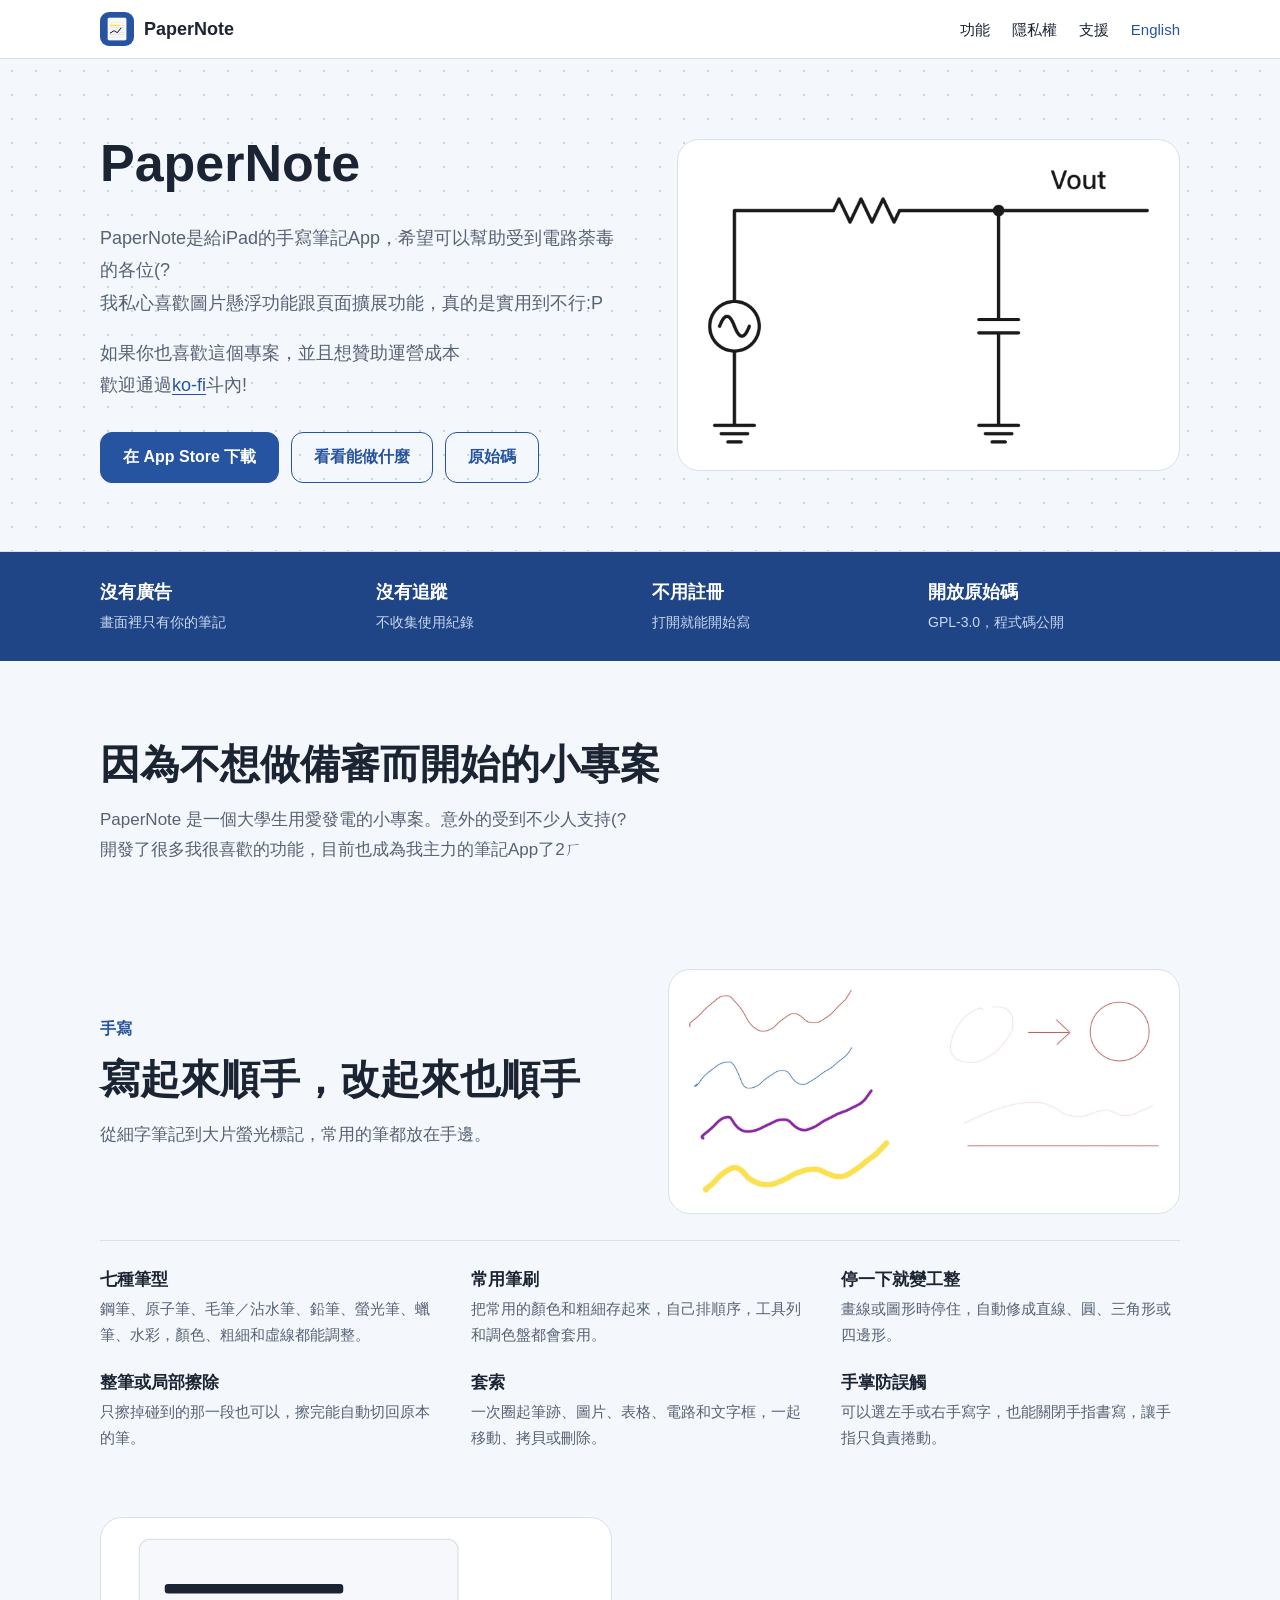
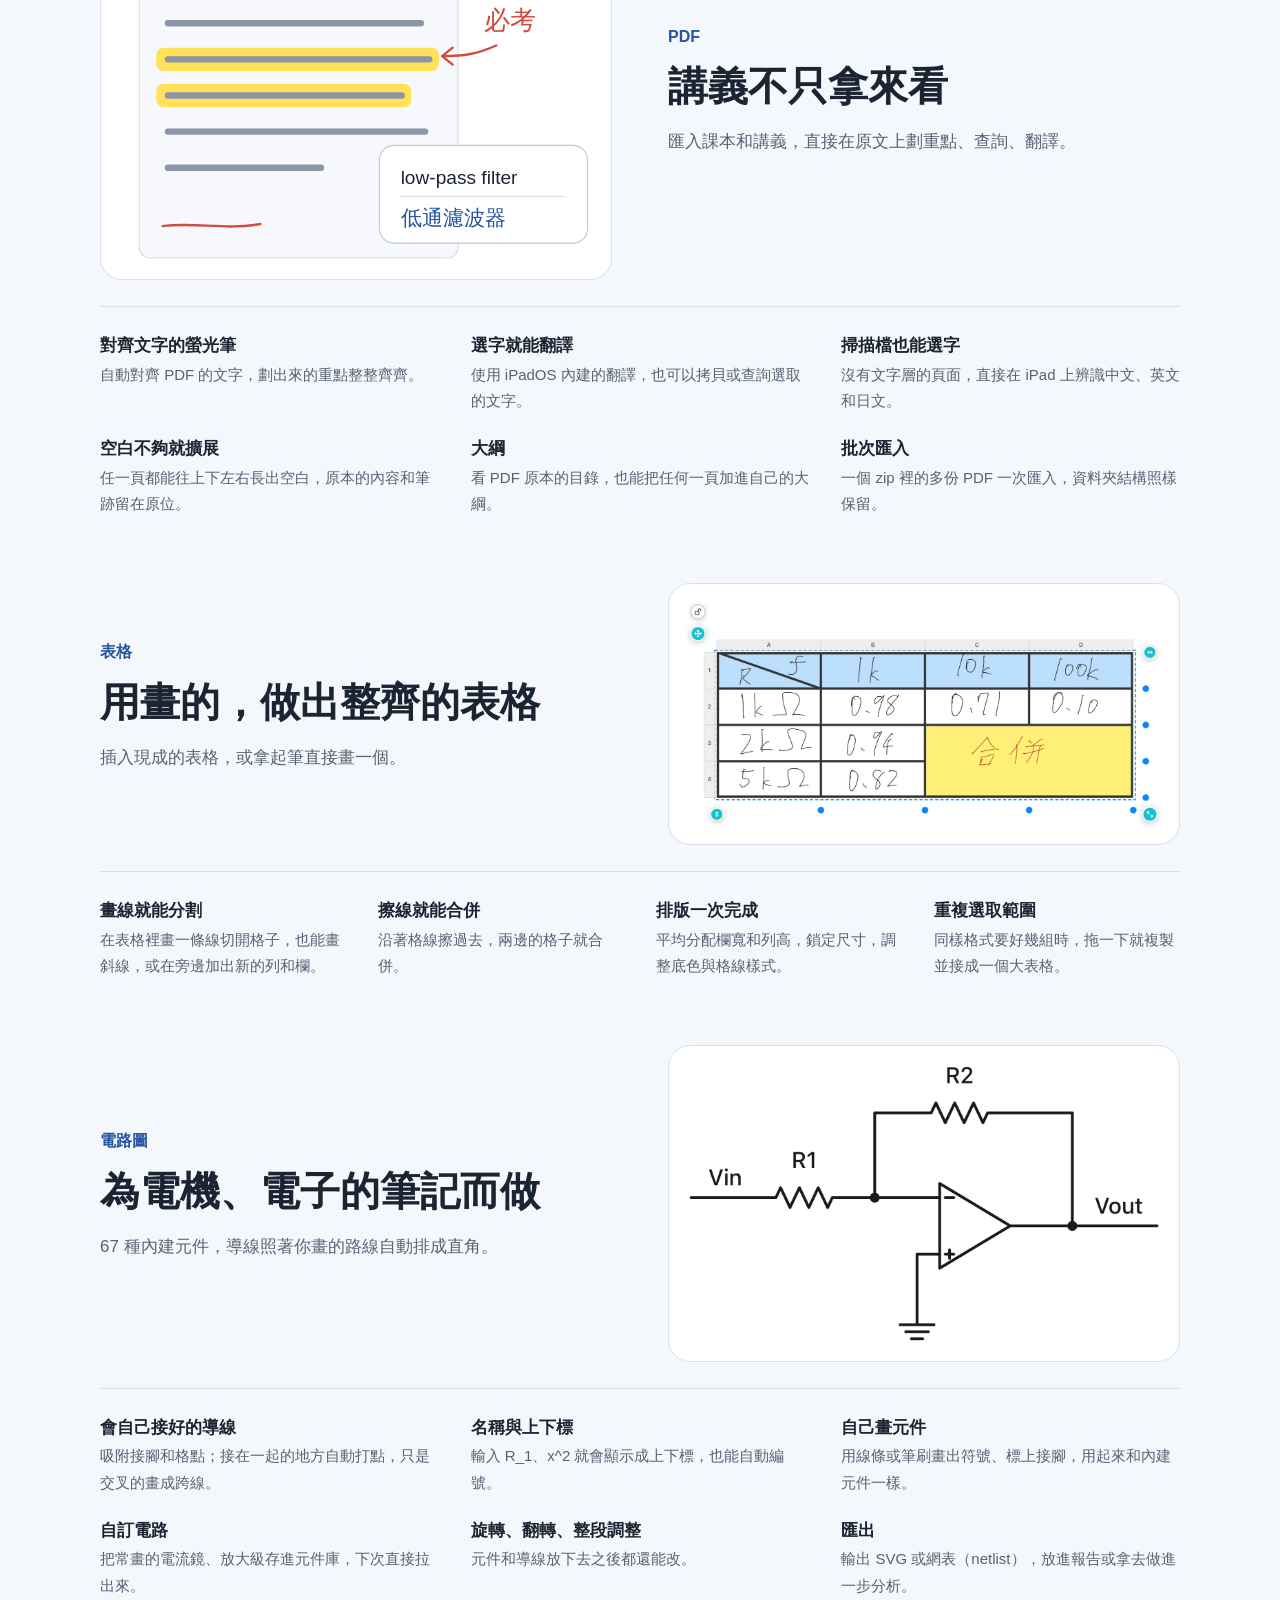
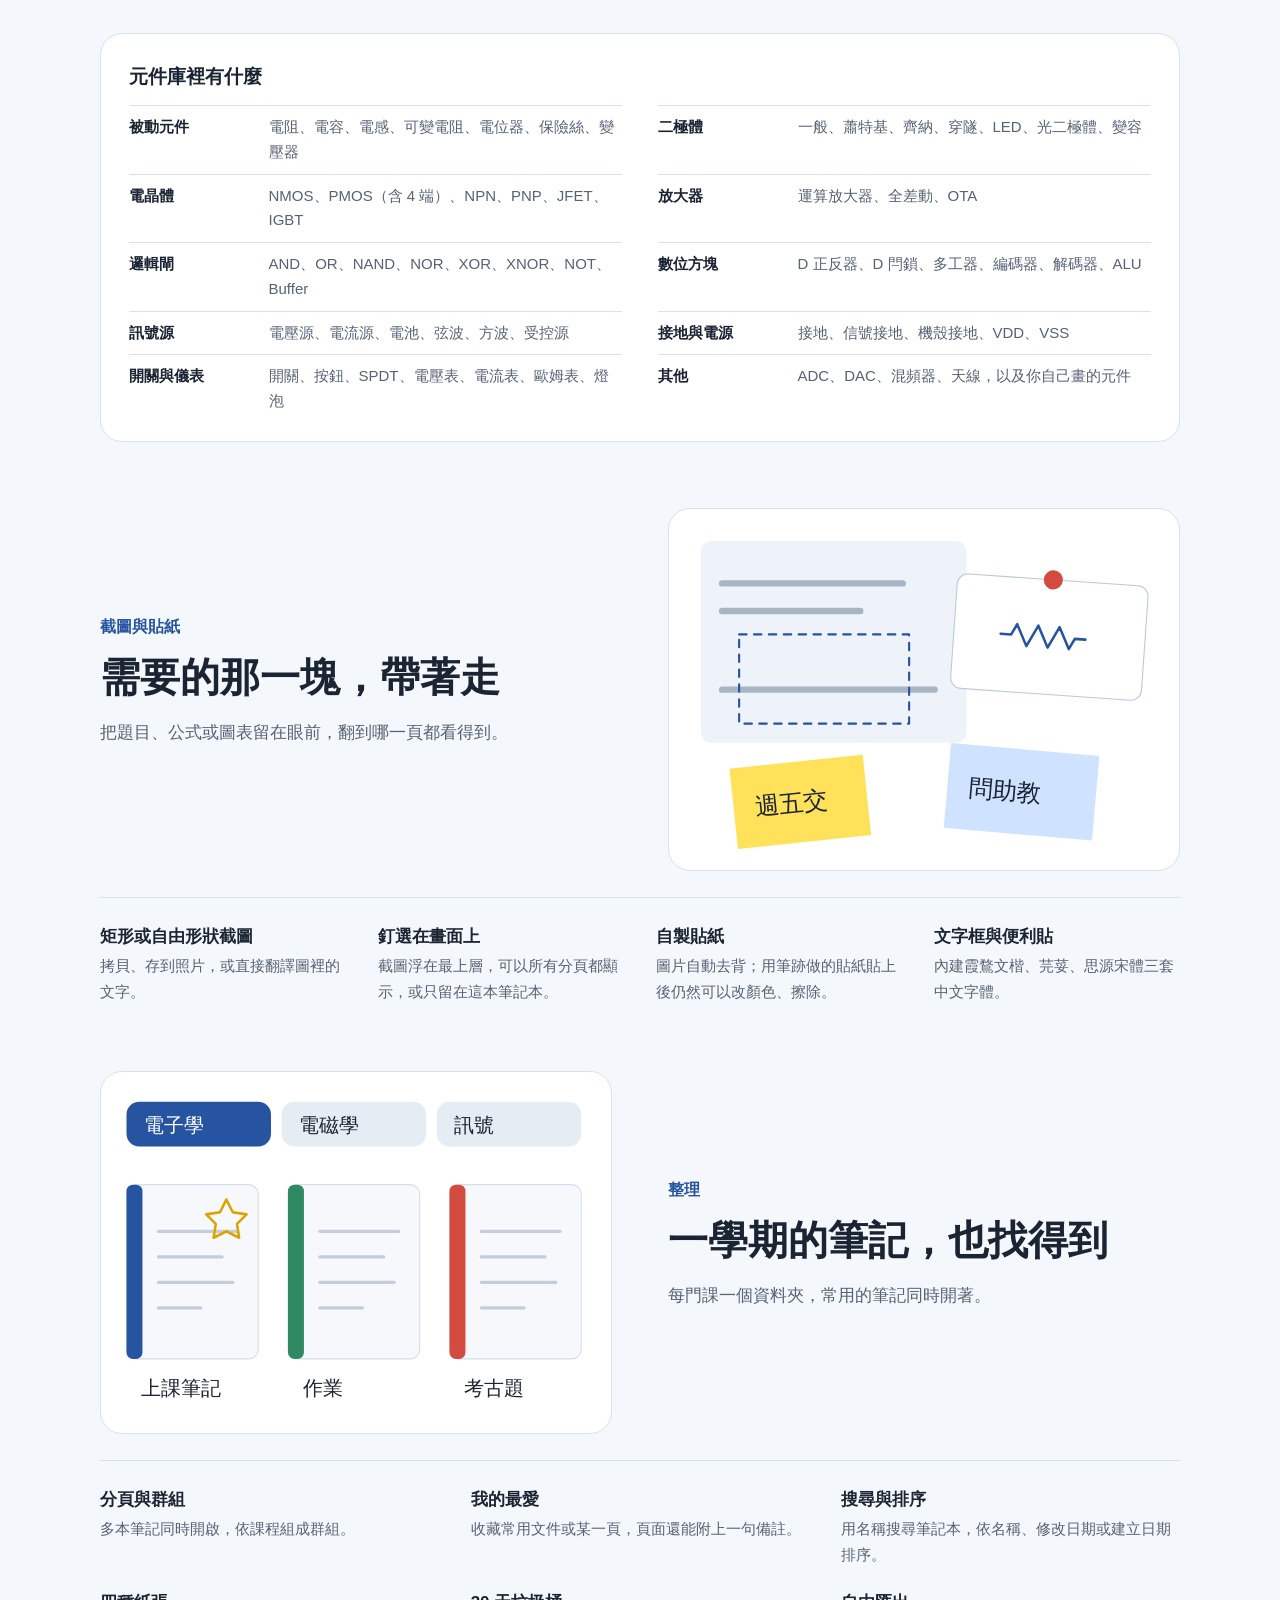
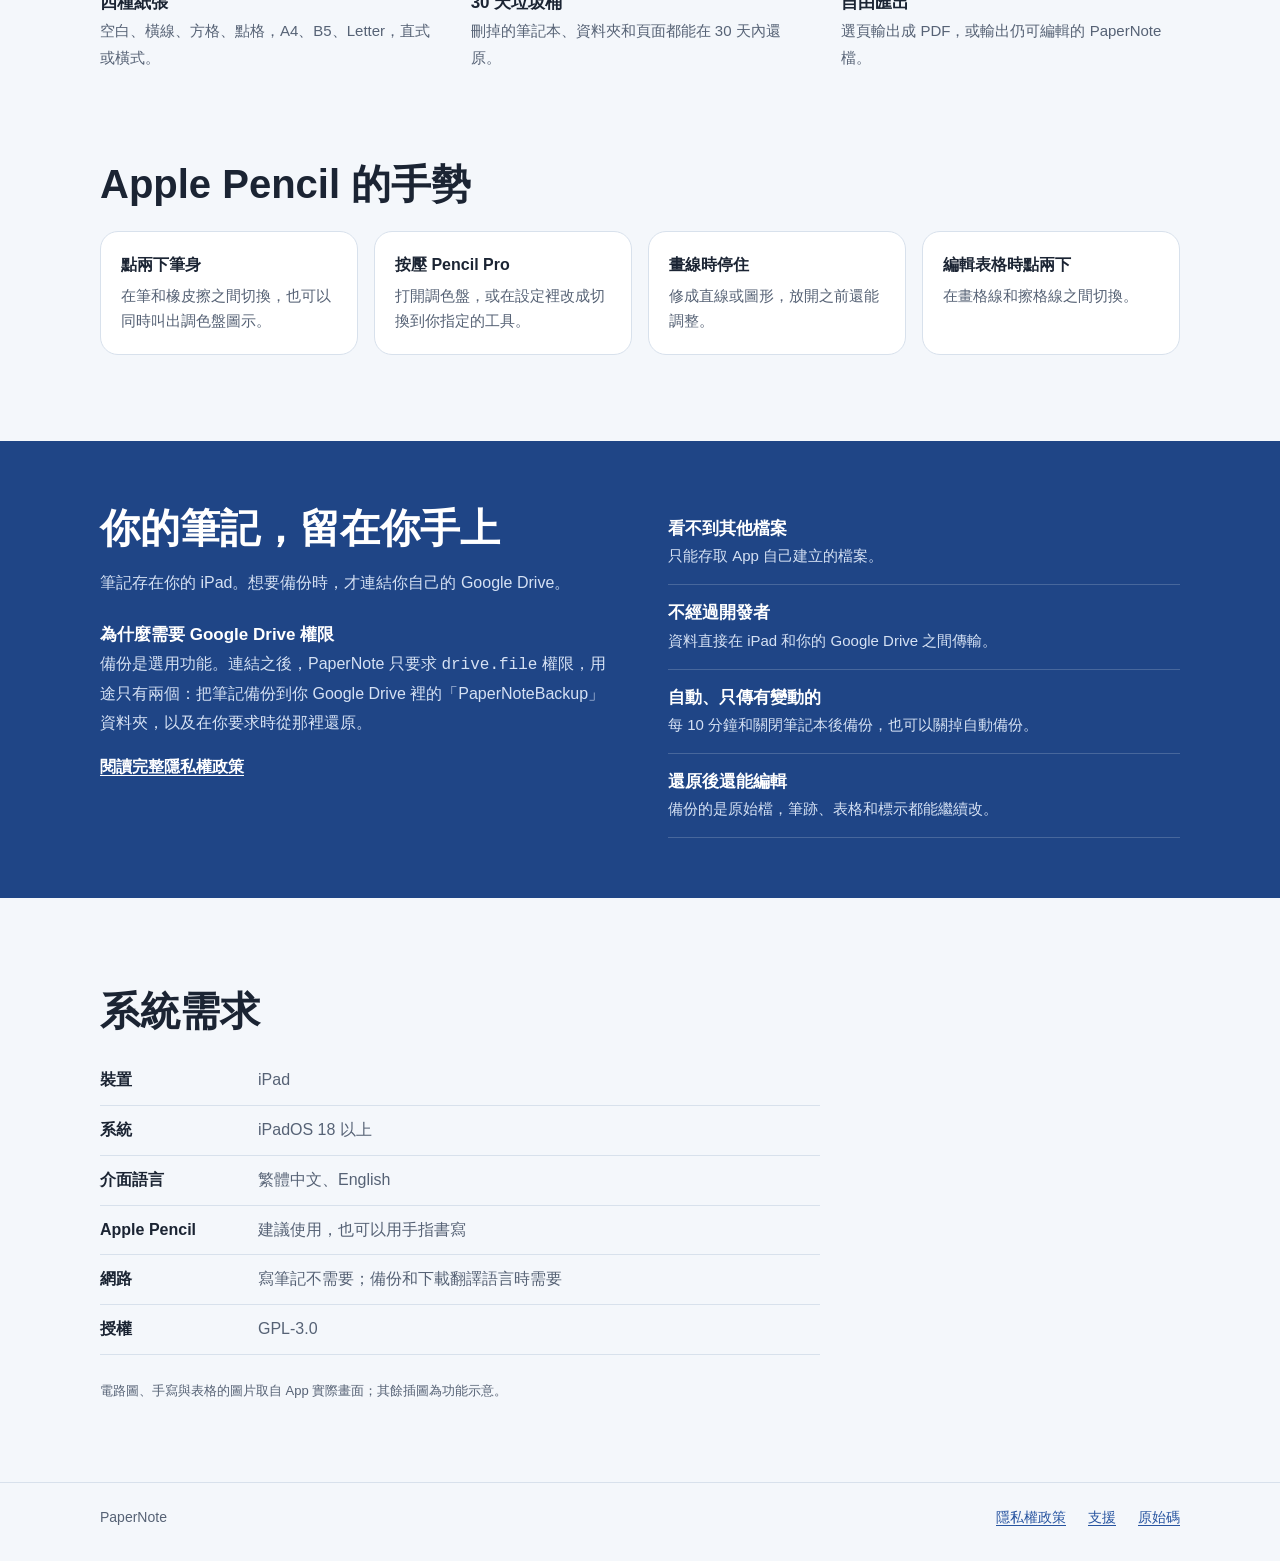
<file: index.html>
<!doctype html>
<html lang="zh-Hant">
<head>
<meta charset="utf-8">
<meta name="viewport" content="width=device-width, initial-scale=1">
<title>PaperNote：給 iPad 的手寫筆記</title>
<meta name="description" content="iPad 手寫筆記 App：Apple Pencil 書寫、PDF 標註與翻譯、表格、電路圖，以及備份到你自己的 Google Drive。">
<link rel="canonical" href="https://papernote.yaoyaoyao.in/"><link rel="alternate" hreflang="zh-Hant" href="https://papernote.yaoyaoyao.in/"><link rel="alternate" hreflang="en" href="https://papernote.yaoyaoyao.in/en/">
<meta property="og:title" content="PaperNote：給 iPad 的手寫筆記">
<meta property="og:description" content="iPad 手寫筆記 App：Apple Pencil 書寫、PDF 標註與翻譯、表格、電路圖，以及備份到你自己的 Google Drive。">
<meta property="og:image" content="https://papernote.yaoyaoyao.in/icon.png">
<meta property="og:url" content="https://papernote.yaoyaoyao.in/">
<link rel="icon" href="icon.png">
<link rel="stylesheet" href="style.css">
</head>
<body>
<header class="top"><div class="wrap">
<a class="brand" href="index.html"><img src="icon.png" alt="">PaperNote</a>
<nav><a href="index.html#features">功能</a><a href="privacy/index.html">隱私權</a><a href="support/index.html">支援</a><a class="lang" href="en/index.html">English</a></nav>
</div></header>
<main><section class="hero"><div class="wrap"><div><h1>PaperNote</h1><p class="lead">PaperNote是給iPad的手寫筆記App，希望可以幫助受到電路荼毒的各位(?<br>我私心喜歡圖片懸浮功能跟頁面擴展功能，真的是實用到不行:P</p><p class="lead">如果你也喜歡這個專案，並且想贊助運營成本<br>歡迎通過<a href="https://ko-fi.com/xitzyao">ko-fi</a>斗內!</p><p class="buttons"><a class="btn main" href="https://apps.apple.com/app/papernote/id6829159264">在 App Store 下載</a><a class="btn" href="#features">看看能做什麼</a><a class="btn" href="https://github.com/xItzYao/PaperNote">原始碼</a></p></div><div><img class="art photo hero-art" src="img/rc-filter.webp" width="1400" height="871" loading="eager" alt="在 PaperNote 畫的 RC 低通濾波器電路圖"></div></div></section>
<section class="facts"><ul class="wrap"><li><b>沒有廣告</b><span>畫面裡只有你的筆記</span></li><li><b>沒有追蹤</b><span>不收集使用紀錄</span></li><li><b>不用註冊</b><span>打開就能開始寫</span></li><li><b>開放原始碼</b><span>GPL-3.0，程式碼公開</span></li></ul></section>
<section class="wrap why"><div class="inner"><h2><span class="nw">因為不想做備審</span><span class="nw">而開始的小專案</span></h2><p>PaperNote 是一個大學生用愛發電的小專案。意外的受到不少人支持(?<br>開發了很多我很喜歡的功能，目前也成為我主力的筆記App了2ㄏ</p></div></section>
<div id="features">
<section class="wrap feature" id="write"><div class="intro"><div><span class="tag">手寫</span><h2>寫起來順手，改起來也順手</h2><p>從細字筆記到大片螢光標記，常用的筆都放在手邊。</p></div><img class="art photo" src="img/handwriting.webp" width="1400" height="626" loading="lazy" alt="PaperNote 的各種粗細、顏色的筆跡，以及修正成圓和直線的結果"></div><ul class="points"><li><h3>七種筆型</h3><p>鋼筆、原子筆、毛筆／沾水筆、鉛筆、螢光筆、蠟筆、水彩，顏色、粗細和虛線都能調整。</p></li><li><h3>常用筆刷</h3><p>把常用的顏色和粗細存起來，自己排順序，工具列和調色盤都會套用。</p></li><li><h3>停一下就變工整</h3><p>畫線或圖形時停住，自動修成直線、圓、三角形或四邊形。</p></li><li><h3>整筆或局部擦除</h3><p>只擦掉碰到的那一段也可以，擦完能自動切回原本的筆。</p></li><li><h3>套索</h3><p>一次圈起筆跡、圖片、表格、電路和文字框，一起移動、拷貝或刪除。</p></li><li><h3>手掌防誤觸</h3><p>可以選左手或右手寫字，也能關閉手指書寫，讓手指只負責捲動。</p></li></ul></section>
<section class="wrap feature flip" id="pdf"><div class="intro"><div><span class="tag">PDF</span><h2>講義不只拿來看</h2><p>匯入課本和講義，直接在原文上劃重點、查詢、翻譯。</p></div><svg class="art" viewBox="0 0 480 340" aria-hidden="true" focusable="false"><rect x="36" y="20" width="300" height="300" rx="10" fill="#f6f8fb" stroke="#d5dee9"/><rect x="60" y="62" width="168" height="9" rx="3" fill="#1b2433"/><rect x="60" y="96" width="244" height="6" rx="3" fill="#8b97a8"/><rect x="52" y="122" width="266" height="22" rx="7" fill="#ffe15a"/><rect x="60" y="130" width="252" height="6" rx="3" fill="#8b97a8"/><rect x="52" y="156" width="240" height="22" rx="7" fill="#ffe15a"/><rect x="60" y="164" width="226" height="6" rx="3" fill="#8b97a8"/><rect x="60" y="198" width="248" height="6" rx="3" fill="#8b97a8"/><rect x="60" y="232" width="150" height="6" rx="3" fill="#8b97a8"/><path d="M372 120c-18 8 -30 10 -50 10M331 122l-10 8l10 8" fill="none" stroke="#d24b3e" stroke-width="2.2" stroke-linecap="round" stroke-linejoin="round" /><text x="360" y="104" font-size="24" fill="#d24b3e" class="hand" >必考</text><path d="M58 290c30 -4 60 4 92 -2" fill="none" stroke="#d24b3e" stroke-width="2.2" stroke-linecap="round" stroke-linejoin="round" /><rect x="262" y="214" width="196" height="92" rx="14" fill="#fff" stroke="#b9c8dc"/><text x="282" y="250" font-size="18" fill="#1b2433" class="hand" >low-pass filter</text><path d="M282 262h154" fill="none" stroke="#d5dee9" stroke-width="1" stroke-linecap="round" stroke-linejoin="round" /><text x="282" y="289" font-size="20" fill="#2754a0" class="hand" >低通濾波器</text></svg></div><ul class="points"><li><h3>對齊文字的螢光筆</h3><p>自動對齊 PDF 的文字，劃出來的重點整整齊齊。</p></li><li><h3>選字就能翻譯</h3><p>使用 iPadOS 內建的翻譯，也可以拷貝或查詢選取的文字。</p></li><li><h3>掃描檔也能選字</h3><p>沒有文字層的頁面，直接在 iPad 上辨識中文、英文和日文。</p></li><li><h3>空白不夠就擴展</h3><p>任一頁都能往上下左右長出空白，原本的內容和筆跡留在原位。</p></li><li><h3>大綱</h3><p>看 PDF 原本的目錄，也能把任何一頁加進自己的大綱。</p></li><li><h3>批次匯入</h3><p>一個 zip 裡的多份 PDF 一次匯入，資料夾結構照樣保留。</p></li></ul></section>
<section class="wrap feature" id="table"><div class="intro"><div><span class="tag">表格</span><h2>用畫的，做出整齊的表格</h2><p>插入現成的表格，或拿起筆直接畫一個。</p></div><img class="art photo" src="img/table.webp" width="1400" height="675" loading="lazy" alt="PaperNote 的表格：斜線表頭、底色與合併的儲存格"></div><ul class="points four"><li><h3>畫線就能分割</h3><p>在表格裡畫一條線切開格子，也能畫斜線，或在旁邊加出新的列和欄。</p></li><li><h3>擦線就能合併</h3><p>沿著格線擦過去，兩邊的格子就合併。</p></li><li><h3>排版一次完成</h3><p>平均分配欄寬和列高，鎖定尺寸，調整底色與格線樣式。</p></li><li><h3>重複選取範圍</h3><p>同樣格式要好幾組時，拖一下就複製並接成一個大表格。</p></li></ul></section>
<section class="wrap feature flip" id="circuit"><div class="intro"><div><span class="tag">電路圖</span><h2>為電機、電子的筆記而做</h2><p>67 種內建元件，導線照著你畫的路線自動排成直角。</p></div><img class="art photo" src="img/op-amp.webp" width="1400" height="833" loading="lazy" alt="在 PaperNote 畫的反相放大器電路圖"></div><ul class="points"><li><h3>會自己接好的導線</h3><p>吸附接腳和格點；接在一起的地方自動打點，只是交叉的畫成跨線。</p></li><li><h3>名稱與上下標</h3><p>輸入 R_1、x^2 就會顯示成上下標，也能自動編號。</p></li><li><h3>自己畫元件</h3><p>用線條或筆刷畫出符號、標上接腳，用起來和內建元件一樣。</p></li><li><h3>自訂電路</h3><p>把常畫的電流鏡、放大級存進元件庫，下次直接拉出來。</p></li><li><h3>旋轉、翻轉、整段調整</h3><p>元件和導線放下去之後都還能改。</p></li><li><h3>匯出</h3><p>輸出 SVG 或網表（netlist），放進報告或拿去做進一步分析。</p></li></ul><div class="parts"><h3>元件庫裡有什麼</h3><dl><div><dt>被動元件</dt><dd>電阻、電容、電感、可變電阻、電位器、保險絲、變壓器</dd></div><div><dt>二極體</dt><dd>一般、蕭特基、齊納、穿隧、LED、光二極體、變容</dd></div><div><dt>電晶體</dt><dd>NMOS、PMOS（含 4 端）、NPN、PNP、JFET、IGBT</dd></div><div><dt>放大器</dt><dd>運算放大器、全差動、OTA</dd></div><div><dt>邏輯閘</dt><dd>AND、OR、NAND、NOR、XOR、XNOR、NOT、Buffer</dd></div><div><dt>數位方塊</dt><dd>D 正反器、D 閂鎖、多工器、編碼器、解碼器、ALU</dd></div><div><dt>訊號源</dt><dd>電壓源、電流源、電池、弦波、方波、受控源</dd></div><div><dt>接地與電源</dt><dd>接地、信號接地、機殼接地、VDD、VSS</dd></div><div><dt>開關與儀表</dt><dd>開關、按鈕、SPDT、電壓表、電流表、歐姆表、燈泡</dd></div><div><dt>其他</dt><dd>ADC、DAC、混頻器、天線，以及你自己畫的元件</dd></div></dl></div></section>
<section class="wrap feature" id="capture"><div class="intro"><div><span class="tag">截圖與貼紙</span><h2>需要的那一塊，帶著走</h2><p>把題目、公式或圖表留在眼前，翻到哪一頁都看得到。</p></div><svg class="art" viewBox="0 0 480 340" aria-hidden="true" focusable="false"><rect x="30" y="30" width="250" height="190" rx="10" fill="#eef3fa"/><path d="M50 70h170M50 96h130M50 170h200" fill="none" stroke="#a9b5c4" stroke-width="6" stroke-linecap="round" stroke-linejoin="round" /><path d="M66 118h160v84H66z" fill="none" stroke="#2754a0" stroke-width="2" stroke-linecap="round" stroke-linejoin="round" stroke-dasharray="7 7"/><g transform="rotate(4 350 120)"><rect x="268" y="66" width="180" height="108" rx="10" fill="#fff" stroke="#b9c8dc"/><path d="M312 120h10l5 -10l10 20l10 -20l10 20l10 -20l10 20l5 -10h10" fill="none" stroke="#2754a0" stroke-width="2.4" stroke-linecap="round" stroke-linejoin="round" /><circle cx="358" cy="66" r="9" fill="#d24b3e"/></g><g transform="rotate(-6 120 270)"><rect x="60" y="238" width="126" height="76" fill="#ffe15a"/><text x="80" y="284" font-size="23" fill="#1b2433" class="hand" >週五交</text></g><g transform="rotate(5 330 264)"><rect x="262" y="226" width="140" height="80" fill="#cfe2ff"/><text x="282" y="274" font-size="23" fill="#1b2433" class="hand" >問助教</text></g></svg></div><ul class="points four"><li><h3>矩形或自由形狀截圖</h3><p>拷貝、存到照片，或直接翻譯圖裡的文字。</p></li><li><h3>釘選在畫面上</h3><p>截圖浮在最上層，可以所有分頁都顯示，或只留在這本筆記本。</p></li><li><h3>自製貼紙</h3><p>圖片自動去背；用筆跡做的貼紙貼上後仍然可以改顏色、擦除。</p></li><li><h3>文字框與便利貼</h3><p>內建霞鶩文楷、芫荽、思源宋體三套中文字體。</p></li></ul></section>
<section class="wrap feature flip" id="organize"><div class="intro"><div><span class="tag">整理</span><h2>一學期的筆記，也找得到</h2><p>每門課一個資料夾，常用的筆記同時開著。</p></div><svg class="art" viewBox="0 0 480 340" aria-hidden="true" focusable="false"><rect x="24" y="28" width="136" height="42" rx="12" fill="#2754a0"/><text x="40" y="56" font-size="19" fill="#fff" class="hand" >電子學</text><rect x="170" y="28" width="136" height="42" rx="12" fill="#e6ecf4"/><text x="186" y="56" font-size="19" fill="#1b2433" class="hand" >電磁學</text><rect x="316" y="28" width="136" height="42" rx="12" fill="#e6ecf4"/><text x="332" y="56" font-size="19" fill="#1b2433" class="hand" >訊號</text><rect x="24" y="106" width="124" height="164" rx="9" fill="#f6f8fb" stroke="#d5dee9"/><rect x="24" y="106" width="15" height="164" rx="6" fill="#2754a0"/><path d="M54 150h74" fill="none" stroke="#c3cedc" stroke-width="3" stroke-linecap="round" stroke-linejoin="round" /><path d="M54 174h60" fill="none" stroke="#c3cedc" stroke-width="3" stroke-linecap="round" stroke-linejoin="round" /><path d="M54 198h70" fill="none" stroke="#c3cedc" stroke-width="3" stroke-linecap="round" stroke-linejoin="round" /><path d="M54 222h40" fill="none" stroke="#c3cedc" stroke-width="3" stroke-linecap="round" stroke-linejoin="round" /><text x="38" y="304" font-size="19" fill="#1b2433" class="hand" >上課筆記</text><rect x="176" y="106" width="124" height="164" rx="9" fill="#f6f8fb" stroke="#d5dee9"/><rect x="176" y="106" width="15" height="164" rx="6" fill="#2f8a63"/><path d="M206 150h74" fill="none" stroke="#c3cedc" stroke-width="3" stroke-linecap="round" stroke-linejoin="round" /><path d="M206 174h60" fill="none" stroke="#c3cedc" stroke-width="3" stroke-linecap="round" stroke-linejoin="round" /><path d="M206 198h70" fill="none" stroke="#c3cedc" stroke-width="3" stroke-linecap="round" stroke-linejoin="round" /><path d="M206 222h40" fill="none" stroke="#c3cedc" stroke-width="3" stroke-linecap="round" stroke-linejoin="round" /><text x="190" y="304" font-size="19" fill="#1b2433" class="hand" >作業</text><rect x="328" y="106" width="124" height="164" rx="9" fill="#f6f8fb" stroke="#d5dee9"/><rect x="328" y="106" width="15" height="164" rx="6" fill="#d24b3e"/><path d="M358 150h74" fill="none" stroke="#c3cedc" stroke-width="3" stroke-linecap="round" stroke-linejoin="round" /><path d="M358 174h60" fill="none" stroke="#c3cedc" stroke-width="3" stroke-linecap="round" stroke-linejoin="round" /><path d="M358 198h70" fill="none" stroke="#c3cedc" stroke-width="3" stroke-linecap="round" stroke-linejoin="round" /><path d="M358 222h40" fill="none" stroke="#c3cedc" stroke-width="3" stroke-linecap="round" stroke-linejoin="round" /><text x="342" y="304" font-size="19" fill="#1b2433" class="hand" >考古題</text><path d="M118 120l6 12l13 2l-9 9l2 13l-12 -6l-12 6l2 -13l-9 -9l13 -2z" fill="none" stroke="#d9a400" stroke-width="2.4" stroke-linecap="round" stroke-linejoin="round" /></svg></div><ul class="points"><li><h3>分頁與群組</h3><p>多本筆記同時開啟，依課程組成群組。</p></li><li><h3>我的最愛</h3><p>收藏常用文件或某一頁，頁面還能附上一句備註。</p></li><li><h3>搜尋與排序</h3><p>用名稱搜尋筆記本，依名稱、修改日期或建立日期排序。</p></li><li><h3>四種紙張</h3><p>空白、橫線、方格、點格，A4、B5、Letter，直式或橫式。</p></li><li><h3>30 天垃圾桶</h3><p>刪掉的筆記本、資料夾和頁面都能在 30 天內還原。</p></li><li><h3>自由匯出</h3><p>選頁輸出成 PDF，或輸出仍可編輯的 PaperNote 檔。</p></li></ul></section>
</div>
<section class="wrap section"><h2>Apple Pencil 的手勢</h2><dl class="pencil"><div><dt>點兩下筆身</dt><dd>在筆和橡皮擦之間切換，也可以同時叫出調色盤圖示。</dd></div><div><dt>按壓 Pencil Pro</dt><dd>打開調色盤，或在設定裡改成切換到你指定的工具。</dd></div><div><dt>畫線時停住</dt><dd>修成直線或圖形，放開之前還能調整。</dd></div><div><dt>編輯表格時點兩下</dt><dd>在畫格線和擦格線之間切換。</dd></div></dl></section>
<section class="drive" id="drive"><div class="wrap"><div><h2>你的筆記，留在你手上</h2><p>筆記存在你的 iPad。想要備份時，才連結你自己的 Google Drive。</p><h3>為什麼需要 Google Drive 權限</h3><p>備份是選用功能。連結之後，PaperNote 只要求 <code>drive.file</code> 權限，用途只有兩個：把筆記備份到你 Google Drive 裡的「PaperNoteBackup」資料夾，以及在你要求時從那裡還原。</p><p><a href="https://papernote.yaoyaoyao.in/privacy/">閱讀完整隱私權政策</a></p></div><ul><li><h3 style="margin:0">看不到其他檔案</h3><p>只能存取 App 自己建立的檔案。</p></li><li><h3 style="margin:0">不經過開發者</h3><p>資料直接在 iPad 和你的 Google Drive 之間傳輸。</p></li><li><h3 style="margin:0">自動、只傳有變動的</h3><p>每 10 分鐘和關閉筆記本後備份，也可以關掉自動備份。</p></li><li><h3 style="margin:0">還原後還能編輯</h3><p>備份的是原始檔，筆跡、表格和標示都能繼續改。</p></li></ul></div></section>
<section class="wrap section"><h2>系統需求</h2><dl class="spec"><div><dt>裝置</dt><dd>iPad</dd></div><div><dt>系統</dt><dd>iPadOS 18 以上</dd></div><div><dt>介面語言</dt><dd>繁體中文、English</dd></div><div><dt>Apple Pencil</dt><dd>建議使用，也可以用手指書寫</dd></div><div><dt>網路</dt><dd>寫筆記不需要；備份和下載翻譯語言時需要</dd></div><div><dt>授權</dt><dd>GPL-3.0</dd></div></dl><p class="small">電路圖、手寫與表格的圖片取自 App 實際畫面；其餘插圖為功能示意。</p></section></main>
<footer><div class="wrap"><span class="brand-note">PaperNote</span>
<a href="https://papernote.yaoyaoyao.in/privacy/">隱私權政策</a><a href="support/index.html">支援</a><a href="https://github.com/xItzYao/PaperNote">原始碼</a>
</div></footer>
</body>
</html>
</file>
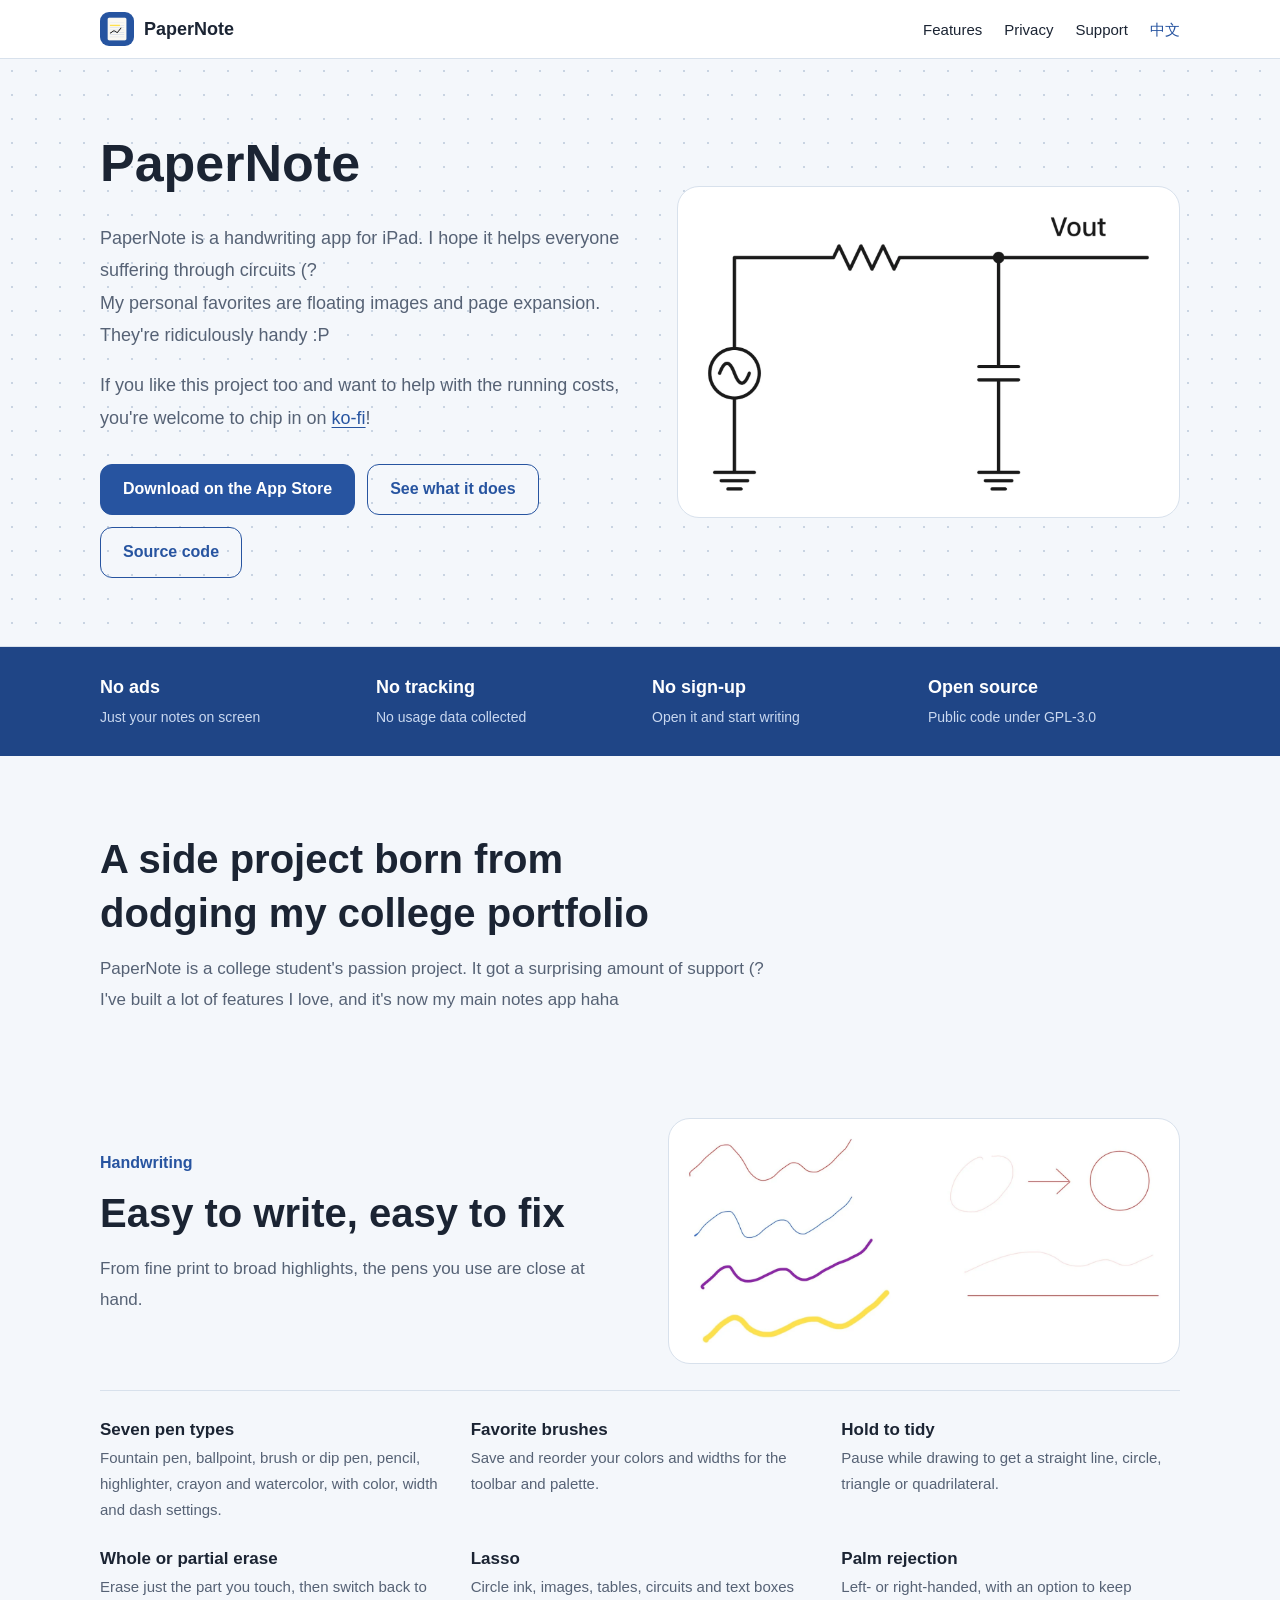
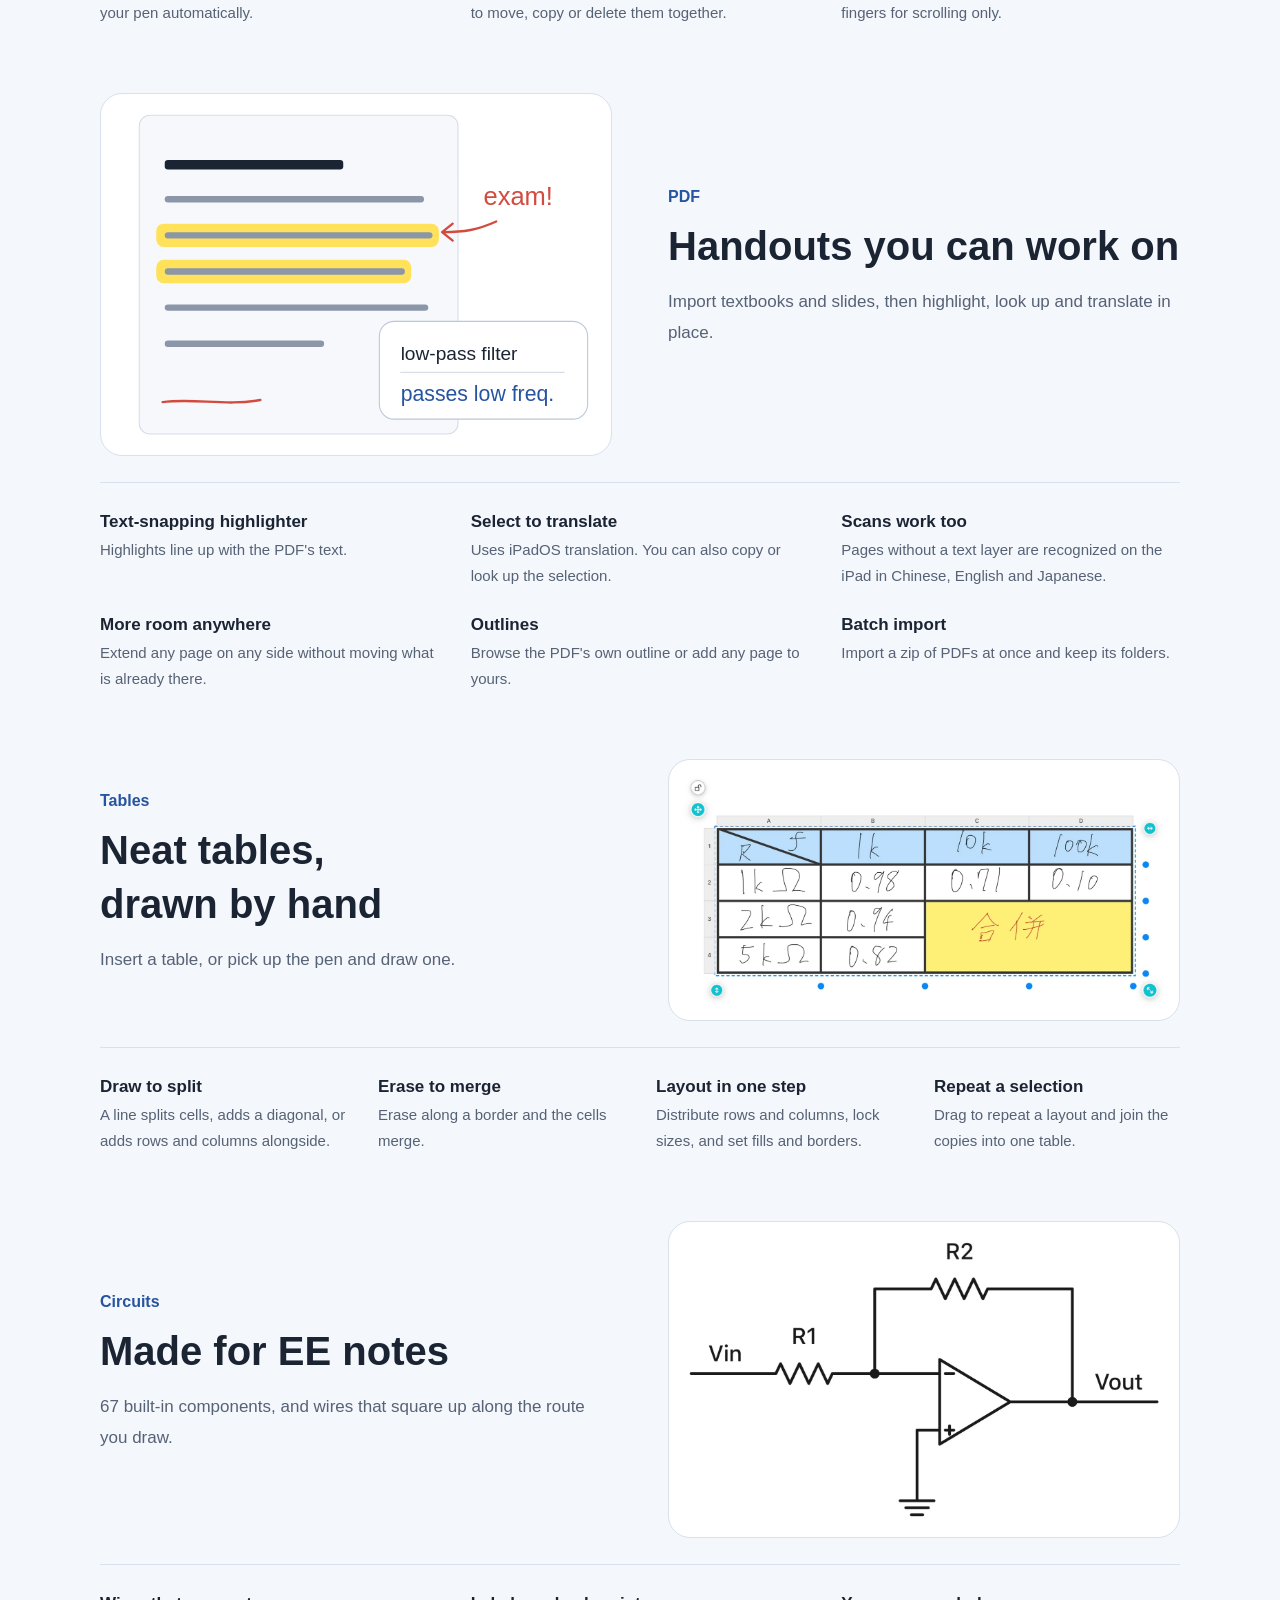
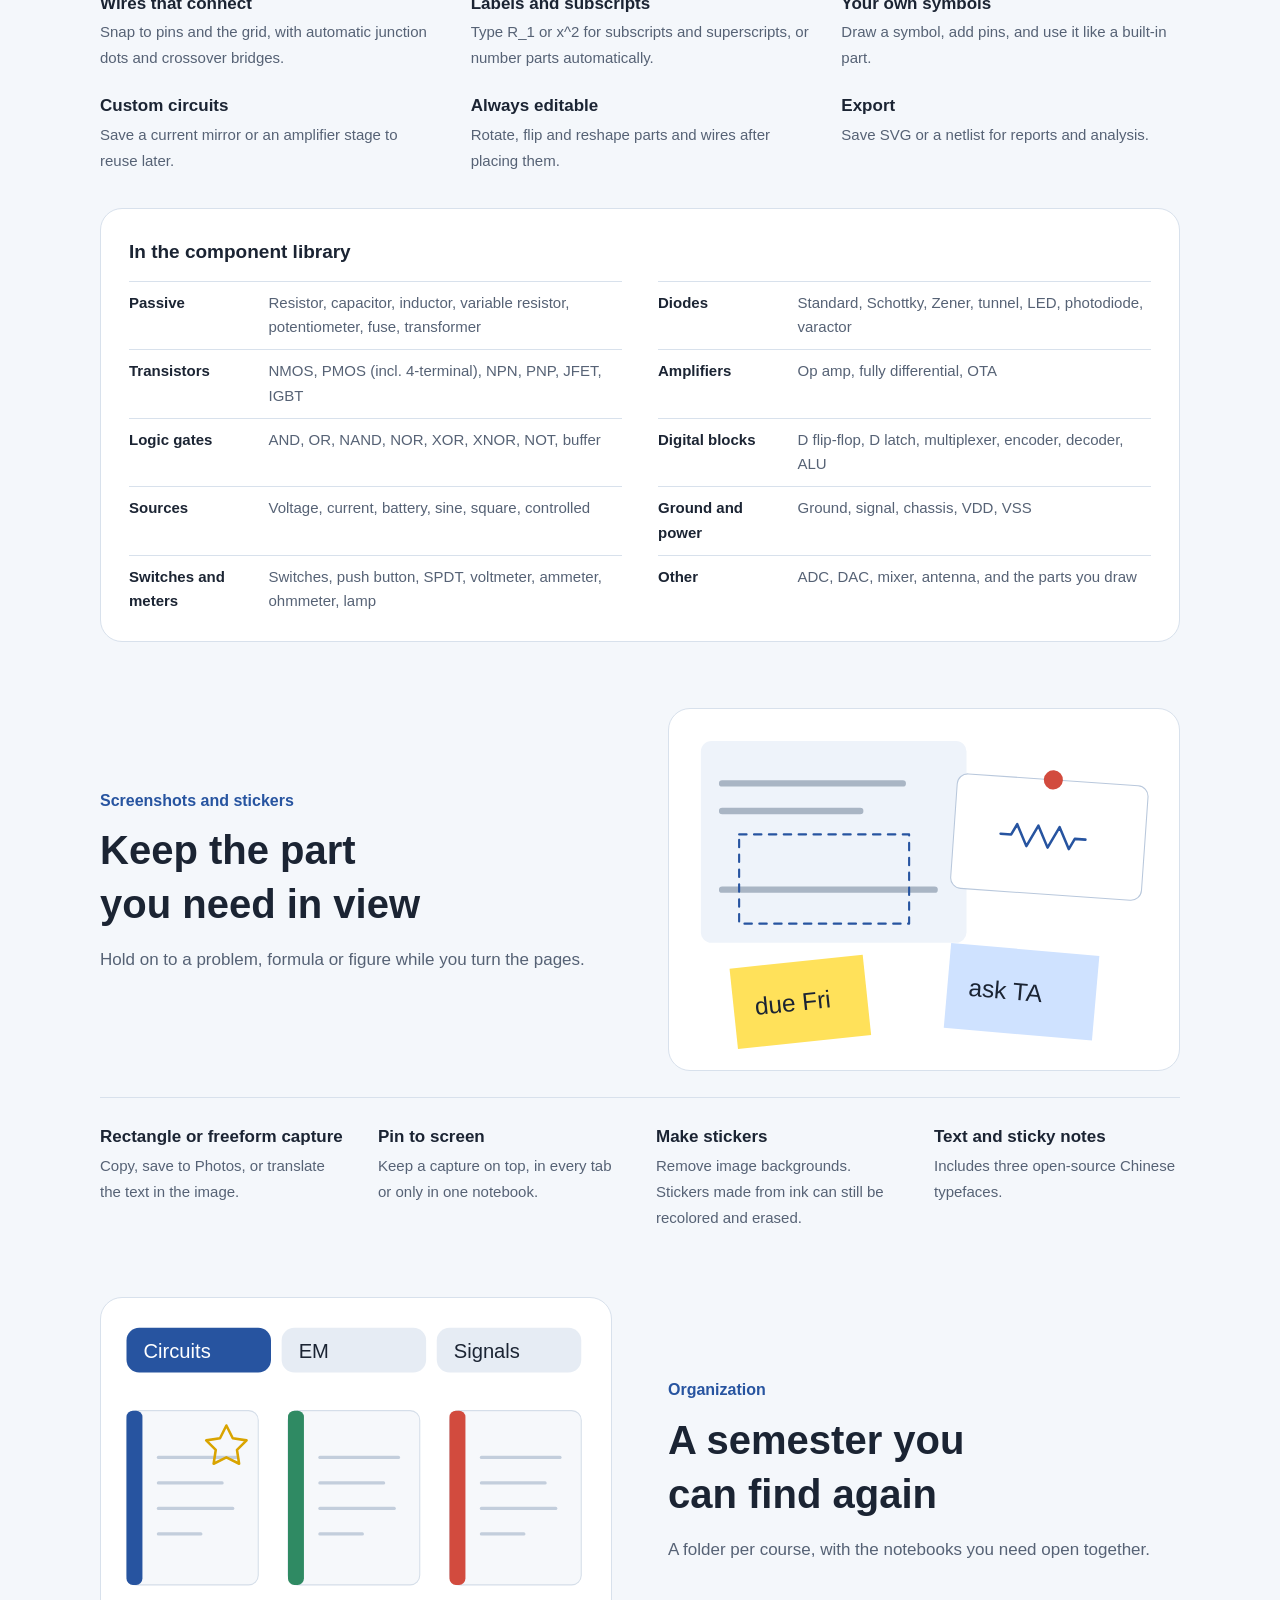
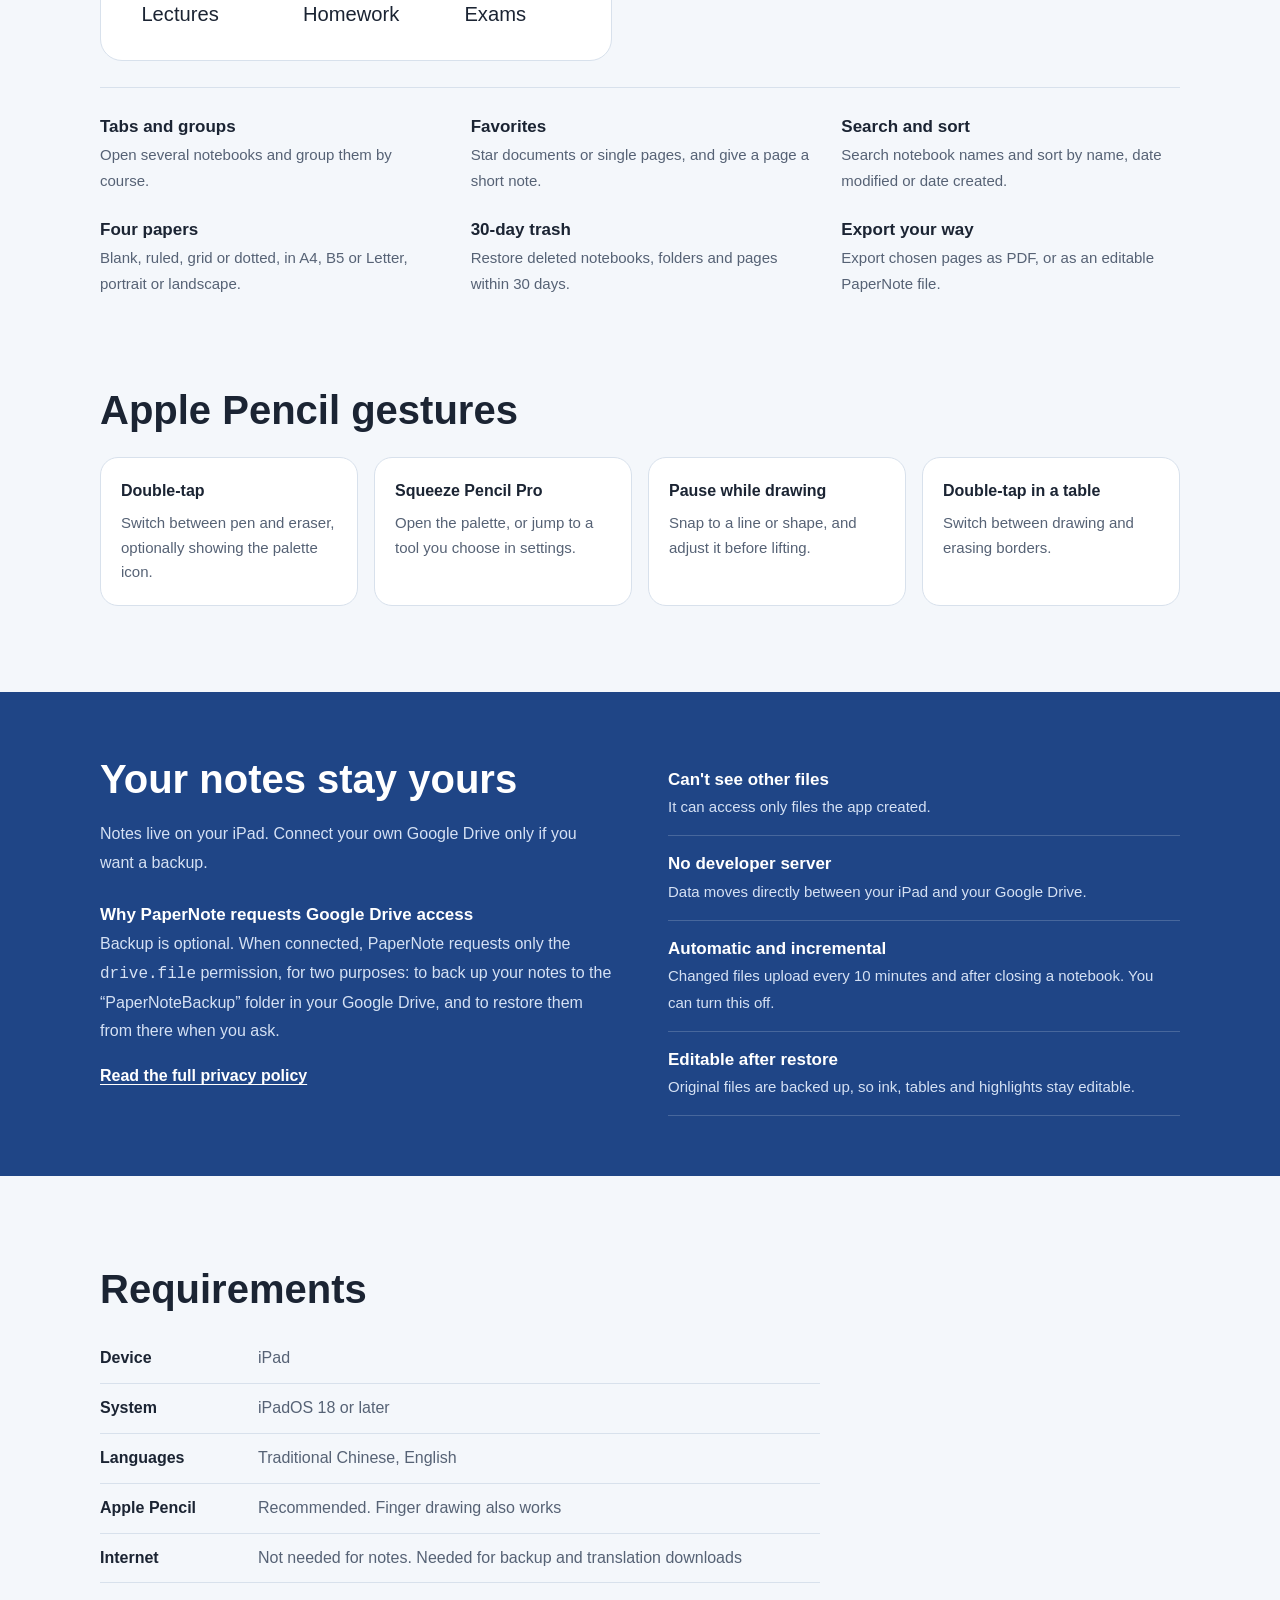
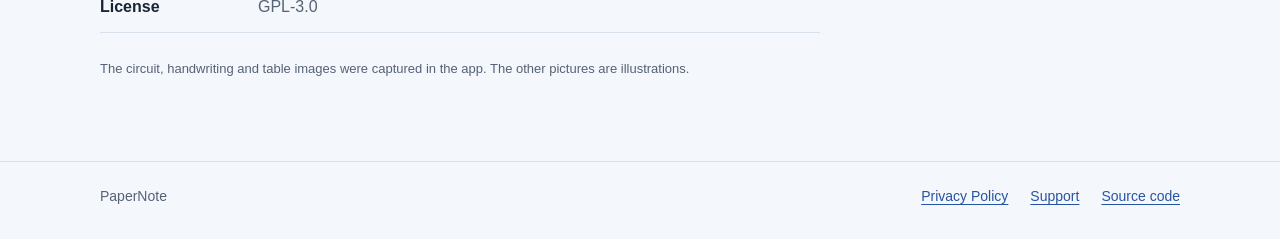
<file: en/index.html>
<!doctype html>
<html lang="en">
<head>
<meta charset="utf-8">
<meta name="viewport" content="width=device-width, initial-scale=1">
<title>PaperNote: handwritten notes for iPad</title>
<meta name="description" content="Handwritten notes for iPad: Apple Pencil, PDF markup and translation, tables, circuit diagrams, and backup to your own Google Drive.">
<link rel="canonical" href="https://papernote.yaoyaoyao.in/en/"><link rel="alternate" hreflang="zh-Hant" href="https://papernote.yaoyaoyao.in/"><link rel="alternate" hreflang="en" href="https://papernote.yaoyaoyao.in/en/">
<meta property="og:title" content="PaperNote: handwritten notes for iPad">
<meta property="og:description" content="Handwritten notes for iPad: Apple Pencil, PDF markup and translation, tables, circuit diagrams, and backup to your own Google Drive.">
<meta property="og:image" content="https://papernote.yaoyaoyao.in/icon.png">
<meta property="og:url" content="https://papernote.yaoyaoyao.in/en/">
<link rel="icon" href="../icon.png">
<link rel="stylesheet" href="../style.css">
</head>
<body>
<header class="top"><div class="wrap">
<a class="brand" href="../en/index.html"><img src="../icon.png" alt="">PaperNote</a>
<nav><a href="../en/index.html#features">Features</a><a href="../privacy/index.html">Privacy</a><a href="../en/support/index.html">Support</a><a class="lang" href="../index.html">中文</a></nav>
</div></header>
<main><section class="hero"><div class="wrap"><div><h1>PaperNote</h1><p class="lead">PaperNote is a handwriting app for iPad. I hope it helps everyone suffering through circuits (?<br>My personal favorites are floating images and page expansion. They're ridiculously handy :P</p><p class="lead">If you like this project too and want to help with the running costs,<br>you're welcome to chip in on <a href="https://ko-fi.com/xitzyao">ko-fi</a>!</p><p class="buttons"><a class="btn main" href="https://apps.apple.com/app/papernote/id6829159264">Download on the App Store</a><a class="btn" href="#features">See what it does</a><a class="btn" href="https://github.com/xItzYao/PaperNote">Source code</a></p></div><div><img class="art photo hero-art" src="../img/rc-filter.webp" width="1400" height="871" loading="eager" alt="RC low-pass filter drawn in PaperNote"></div></div></section>
<section class="facts"><ul class="wrap"><li><b>No ads</b><span>Just your notes on screen</span></li><li><b>No tracking</b><span>No usage data collected</span></li><li><b>No sign-up</b><span>Open it and start writing</span></li><li><b>Open source</b><span>Public code under GPL-3.0</span></li></ul></section>
<section class="wrap why"><div class="inner"><h2><span class="nw">A side project born from</span> <span class="nw">dodging my college portfolio</span></h2><p>PaperNote is a college student's passion project. It got a surprising amount of support (?<br>I've built a lot of features I love, and it's now my main notes app haha</p></div></section>
<div id="features">
<section class="wrap feature" id="write"><div class="intro"><div><span class="tag">Handwriting</span><h2>Easy to write, easy to fix</h2><p>From fine print to broad highlights, the pens you use are close at hand.</p></div><img class="art photo" src="../img/handwriting.webp" width="1400" height="626" loading="lazy" alt="PaperNote strokes in several colors and widths, and shapes snapped to a circle and a line"></div><ul class="points"><li><h3>Seven pen types</h3><p>Fountain pen, ballpoint, brush or dip pen, pencil, highlighter, crayon and watercolor, with color, width and dash settings.</p></li><li><h3>Favorite brushes</h3><p>Save and reorder your colors and widths for the toolbar and palette.</p></li><li><h3>Hold to tidy</h3><p>Pause while drawing to get a straight line, circle, triangle or quadrilateral.</p></li><li><h3>Whole or partial erase</h3><p>Erase just the part you touch, then switch back to your pen automatically.</p></li><li><h3>Lasso</h3><p>Circle ink, images, tables, circuits and text boxes to move, copy or delete them together.</p></li><li><h3>Palm rejection</h3><p>Left- or right-handed, with an option to keep fingers for scrolling only.</p></li></ul></section>
<section class="wrap feature flip" id="pdf"><div class="intro"><div><span class="tag">PDF</span><h2>Handouts you can work on</h2><p>Import textbooks and slides, then highlight, look up and translate in place.</p></div><svg class="art" viewBox="0 0 480 340" aria-hidden="true" focusable="false"><rect x="36" y="20" width="300" height="300" rx="10" fill="#f6f8fb" stroke="#d5dee9"/><rect x="60" y="62" width="168" height="9" rx="3" fill="#1b2433"/><rect x="60" y="96" width="244" height="6" rx="3" fill="#8b97a8"/><rect x="52" y="122" width="266" height="22" rx="7" fill="#ffe15a"/><rect x="60" y="130" width="252" height="6" rx="3" fill="#8b97a8"/><rect x="52" y="156" width="240" height="22" rx="7" fill="#ffe15a"/><rect x="60" y="164" width="226" height="6" rx="3" fill="#8b97a8"/><rect x="60" y="198" width="248" height="6" rx="3" fill="#8b97a8"/><rect x="60" y="232" width="150" height="6" rx="3" fill="#8b97a8"/><path d="M372 120c-18 8 -30 10 -50 10M331 122l-10 8l10 8" fill="none" stroke="#d24b3e" stroke-width="2.2" stroke-linecap="round" stroke-linejoin="round" /><text x="360" y="104" font-size="24" fill="#d24b3e" class="hand" >exam!</text><path d="M58 290c30 -4 60 4 92 -2" fill="none" stroke="#d24b3e" stroke-width="2.2" stroke-linecap="round" stroke-linejoin="round" /><rect x="262" y="214" width="196" height="92" rx="14" fill="#fff" stroke="#b9c8dc"/><text x="282" y="250" font-size="18" fill="#1b2433" class="hand" >low-pass filter</text><path d="M282 262h154" fill="none" stroke="#d5dee9" stroke-width="1" stroke-linecap="round" stroke-linejoin="round" /><text x="282" y="289" font-size="20" fill="#2754a0" class="hand" >passes low freq.</text></svg></div><ul class="points"><li><h3>Text-snapping highlighter</h3><p>Highlights line up with the PDF's text.</p></li><li><h3>Select to translate</h3><p>Uses iPadOS translation. You can also copy or look up the selection.</p></li><li><h3>Scans work too</h3><p>Pages without a text layer are recognized on the iPad in Chinese, English and Japanese.</p></li><li><h3>More room anywhere</h3><p>Extend any page on any side without moving what is already there.</p></li><li><h3>Outlines</h3><p>Browse the PDF's own outline or add any page to yours.</p></li><li><h3>Batch import</h3><p>Import a zip of PDFs at once and keep its folders.</p></li></ul></section>
<section class="wrap feature" id="table"><div class="intro"><div><span class="tag">Tables</span><h2>Neat tables, drawn by hand</h2><p>Insert a table, or pick up the pen and draw one.</p></div><img class="art photo" src="../img/table.webp" width="1400" height="675" loading="lazy" alt="A PaperNote table with a diagonal header, fills and merged cells"></div><ul class="points four"><li><h3>Draw to split</h3><p>A line splits cells, adds a diagonal, or adds rows and columns alongside.</p></li><li><h3>Erase to merge</h3><p>Erase along a border and the cells merge.</p></li><li><h3>Layout in one step</h3><p>Distribute rows and columns, lock sizes, and set fills and borders.</p></li><li><h3>Repeat a selection</h3><p>Drag to repeat a layout and join the copies into one table.</p></li></ul></section>
<section class="wrap feature flip" id="circuit"><div class="intro"><div><span class="tag">Circuits</span><h2>Made for EE notes</h2><p>67 built-in components, and wires that square up along the route you draw.</p></div><img class="art photo" src="../img/op-amp.webp" width="1400" height="833" loading="lazy" alt="Inverting amplifier drawn in PaperNote"></div><ul class="points"><li><h3>Wires that connect</h3><p>Snap to pins and the grid, with automatic junction dots and crossover bridges.</p></li><li><h3>Labels and subscripts</h3><p>Type R_1 or x^2 for subscripts and superscripts, or number parts automatically.</p></li><li><h3>Your own symbols</h3><p>Draw a symbol, add pins, and use it like a built-in part.</p></li><li><h3>Custom circuits</h3><p>Save a current mirror or an amplifier stage to reuse later.</p></li><li><h3>Always editable</h3><p>Rotate, flip and reshape parts and wires after placing them.</p></li><li><h3>Export</h3><p>Save SVG or a netlist for reports and analysis.</p></li></ul><div class="parts"><h3>In the component library</h3><dl><div><dt>Passive</dt><dd>Resistor, capacitor, inductor, variable resistor, potentiometer, fuse, transformer</dd></div><div><dt>Diodes</dt><dd>Standard, Schottky, Zener, tunnel, LED, photodiode, varactor</dd></div><div><dt>Transistors</dt><dd>NMOS, PMOS (incl. 4-terminal), NPN, PNP, JFET, IGBT</dd></div><div><dt>Amplifiers</dt><dd>Op amp, fully differential, OTA</dd></div><div><dt>Logic gates</dt><dd>AND, OR, NAND, NOR, XOR, XNOR, NOT, buffer</dd></div><div><dt>Digital blocks</dt><dd>D flip-flop, D latch, multiplexer, encoder, decoder, ALU</dd></div><div><dt>Sources</dt><dd>Voltage, current, battery, sine, square, controlled</dd></div><div><dt>Ground and power</dt><dd>Ground, signal, chassis, VDD, VSS</dd></div><div><dt>Switches and meters</dt><dd>Switches, push button, SPDT, voltmeter, ammeter, ohmmeter, lamp</dd></div><div><dt>Other</dt><dd>ADC, DAC, mixer, antenna, and the parts you draw</dd></div></dl></div></section>
<section class="wrap feature" id="capture"><div class="intro"><div><span class="tag">Screenshots and stickers</span><h2>Keep the part you need in view</h2><p>Hold on to a problem, formula or figure while you turn the pages.</p></div><svg class="art" viewBox="0 0 480 340" aria-hidden="true" focusable="false"><rect x="30" y="30" width="250" height="190" rx="10" fill="#eef3fa"/><path d="M50 70h170M50 96h130M50 170h200" fill="none" stroke="#a9b5c4" stroke-width="6" stroke-linecap="round" stroke-linejoin="round" /><path d="M66 118h160v84H66z" fill="none" stroke="#2754a0" stroke-width="2" stroke-linecap="round" stroke-linejoin="round" stroke-dasharray="7 7"/><g transform="rotate(4 350 120)"><rect x="268" y="66" width="180" height="108" rx="10" fill="#fff" stroke="#b9c8dc"/><path d="M312 120h10l5 -10l10 20l10 -20l10 20l10 -20l10 20l5 -10h10" fill="none" stroke="#2754a0" stroke-width="2.4" stroke-linecap="round" stroke-linejoin="round" /><circle cx="358" cy="66" r="9" fill="#d24b3e"/></g><g transform="rotate(-6 120 270)"><rect x="60" y="238" width="126" height="76" fill="#ffe15a"/><text x="80" y="284" font-size="23" fill="#1b2433" class="hand" >due Fri</text></g><g transform="rotate(5 330 264)"><rect x="262" y="226" width="140" height="80" fill="#cfe2ff"/><text x="282" y="274" font-size="23" fill="#1b2433" class="hand" >ask TA</text></g></svg></div><ul class="points four"><li><h3>Rectangle or freeform capture</h3><p>Copy, save to Photos, or translate the text in the image.</p></li><li><h3>Pin to screen</h3><p>Keep a capture on top, in every tab or only in one notebook.</p></li><li><h3>Make stickers</h3><p>Remove image backgrounds. Stickers made from ink can still be recolored and erased.</p></li><li><h3>Text and sticky notes</h3><p>Includes three open-source Chinese typefaces.</p></li></ul></section>
<section class="wrap feature flip" id="organize"><div class="intro"><div><span class="tag">Organization</span><h2>A semester you can find again</h2><p>A folder per course, with the notebooks you need open together.</p></div><svg class="art" viewBox="0 0 480 340" aria-hidden="true" focusable="false"><rect x="24" y="28" width="136" height="42" rx="12" fill="#2754a0"/><text x="40" y="56" font-size="19" fill="#fff" class="hand" >Circuits</text><rect x="170" y="28" width="136" height="42" rx="12" fill="#e6ecf4"/><text x="186" y="56" font-size="19" fill="#1b2433" class="hand" >EM</text><rect x="316" y="28" width="136" height="42" rx="12" fill="#e6ecf4"/><text x="332" y="56" font-size="19" fill="#1b2433" class="hand" >Signals</text><rect x="24" y="106" width="124" height="164" rx="9" fill="#f6f8fb" stroke="#d5dee9"/><rect x="24" y="106" width="15" height="164" rx="6" fill="#2754a0"/><path d="M54 150h74" fill="none" stroke="#c3cedc" stroke-width="3" stroke-linecap="round" stroke-linejoin="round" /><path d="M54 174h60" fill="none" stroke="#c3cedc" stroke-width="3" stroke-linecap="round" stroke-linejoin="round" /><path d="M54 198h70" fill="none" stroke="#c3cedc" stroke-width="3" stroke-linecap="round" stroke-linejoin="round" /><path d="M54 222h40" fill="none" stroke="#c3cedc" stroke-width="3" stroke-linecap="round" stroke-linejoin="round" /><text x="38" y="304" font-size="19" fill="#1b2433" class="hand" >Lectures</text><rect x="176" y="106" width="124" height="164" rx="9" fill="#f6f8fb" stroke="#d5dee9"/><rect x="176" y="106" width="15" height="164" rx="6" fill="#2f8a63"/><path d="M206 150h74" fill="none" stroke="#c3cedc" stroke-width="3" stroke-linecap="round" stroke-linejoin="round" /><path d="M206 174h60" fill="none" stroke="#c3cedc" stroke-width="3" stroke-linecap="round" stroke-linejoin="round" /><path d="M206 198h70" fill="none" stroke="#c3cedc" stroke-width="3" stroke-linecap="round" stroke-linejoin="round" /><path d="M206 222h40" fill="none" stroke="#c3cedc" stroke-width="3" stroke-linecap="round" stroke-linejoin="round" /><text x="190" y="304" font-size="19" fill="#1b2433" class="hand" >Homework</text><rect x="328" y="106" width="124" height="164" rx="9" fill="#f6f8fb" stroke="#d5dee9"/><rect x="328" y="106" width="15" height="164" rx="6" fill="#d24b3e"/><path d="M358 150h74" fill="none" stroke="#c3cedc" stroke-width="3" stroke-linecap="round" stroke-linejoin="round" /><path d="M358 174h60" fill="none" stroke="#c3cedc" stroke-width="3" stroke-linecap="round" stroke-linejoin="round" /><path d="M358 198h70" fill="none" stroke="#c3cedc" stroke-width="3" stroke-linecap="round" stroke-linejoin="round" /><path d="M358 222h40" fill="none" stroke="#c3cedc" stroke-width="3" stroke-linecap="round" stroke-linejoin="round" /><text x="342" y="304" font-size="19" fill="#1b2433" class="hand" >Exams</text><path d="M118 120l6 12l13 2l-9 9l2 13l-12 -6l-12 6l2 -13l-9 -9l13 -2z" fill="none" stroke="#d9a400" stroke-width="2.4" stroke-linecap="round" stroke-linejoin="round" /></svg></div><ul class="points"><li><h3>Tabs and groups</h3><p>Open several notebooks and group them by course.</p></li><li><h3>Favorites</h3><p>Star documents or single pages, and give a page a short note.</p></li><li><h3>Search and sort</h3><p>Search notebook names and sort by name, date modified or date created.</p></li><li><h3>Four papers</h3><p>Blank, ruled, grid or dotted, in A4, B5 or Letter, portrait or landscape.</p></li><li><h3>30-day trash</h3><p>Restore deleted notebooks, folders and pages within 30 days.</p></li><li><h3>Export your way</h3><p>Export chosen pages as PDF, or as an editable PaperNote file.</p></li></ul></section>
</div>
<section class="wrap section"><h2>Apple Pencil gestures</h2><dl class="pencil"><div><dt>Double-tap</dt><dd>Switch between pen and eraser, optionally showing the palette icon.</dd></div><div><dt>Squeeze Pencil Pro</dt><dd>Open the palette, or jump to a tool you choose in settings.</dd></div><div><dt>Pause while drawing</dt><dd>Snap to a line or shape, and adjust it before lifting.</dd></div><div><dt>Double-tap in a table</dt><dd>Switch between drawing and erasing borders.</dd></div></dl></section>
<section class="drive" id="drive"><div class="wrap"><div><h2>Your notes stay yours</h2><p>Notes live on your iPad. Connect your own Google Drive only if you want a backup.</p><h3>Why PaperNote requests Google Drive access</h3><p>Backup is optional. When connected, PaperNote requests only the <code>drive.file</code> permission, for two purposes: to back up your notes to the “PaperNoteBackup” folder in your Google Drive, and to restore them from there when you ask.</p><p><a href="https://papernote.yaoyaoyao.in/privacy/">Read the full privacy policy</a></p></div><ul><li><h3 style="margin:0">Can't see other files</h3><p>It can access only files the app created.</p></li><li><h3 style="margin:0">No developer server</h3><p>Data moves directly between your iPad and your Google Drive.</p></li><li><h3 style="margin:0">Automatic and incremental</h3><p>Changed files upload every 10 minutes and after closing a notebook. You can turn this off.</p></li><li><h3 style="margin:0">Editable after restore</h3><p>Original files are backed up, so ink, tables and highlights stay editable.</p></li></ul></div></section>
<section class="wrap section"><h2>Requirements</h2><dl class="spec"><div><dt>Device</dt><dd>iPad</dd></div><div><dt>System</dt><dd>iPadOS 18 or later</dd></div><div><dt>Languages</dt><dd>Traditional Chinese, English</dd></div><div><dt>Apple Pencil</dt><dd>Recommended. Finger drawing also works</dd></div><div><dt>Internet</dt><dd>Not needed for notes. Needed for backup and translation downloads</dd></div><div><dt>License</dt><dd>GPL-3.0</dd></div></dl><p class="small">The circuit, handwriting and table images were captured in the app. The other pictures are illustrations.</p></section></main>
<footer><div class="wrap"><span class="brand-note">PaperNote</span>
<a href="https://papernote.yaoyaoyao.in/privacy/">Privacy Policy</a><a href="../en/support/index.html">Support</a><a href="https://github.com/xItzYao/PaperNote">Source code</a>
</div></footer>
</body>
</html>
</file>
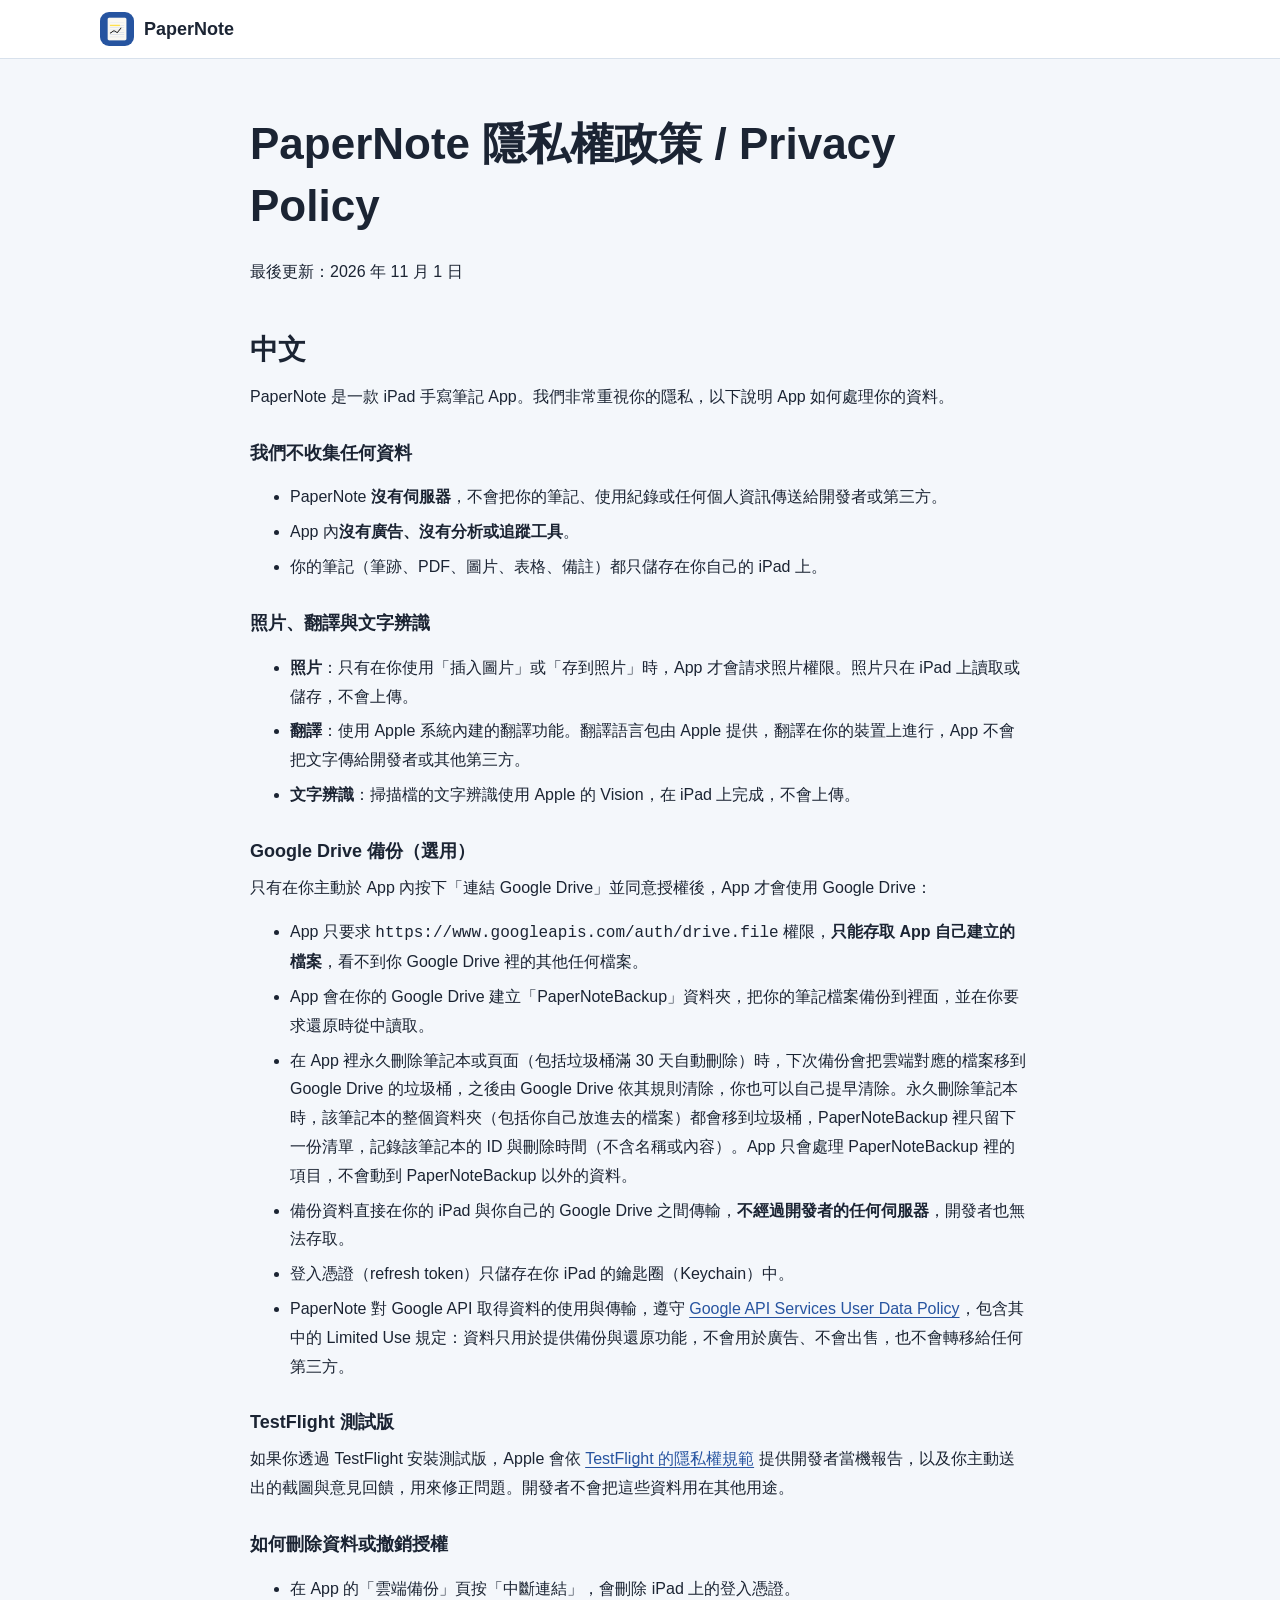
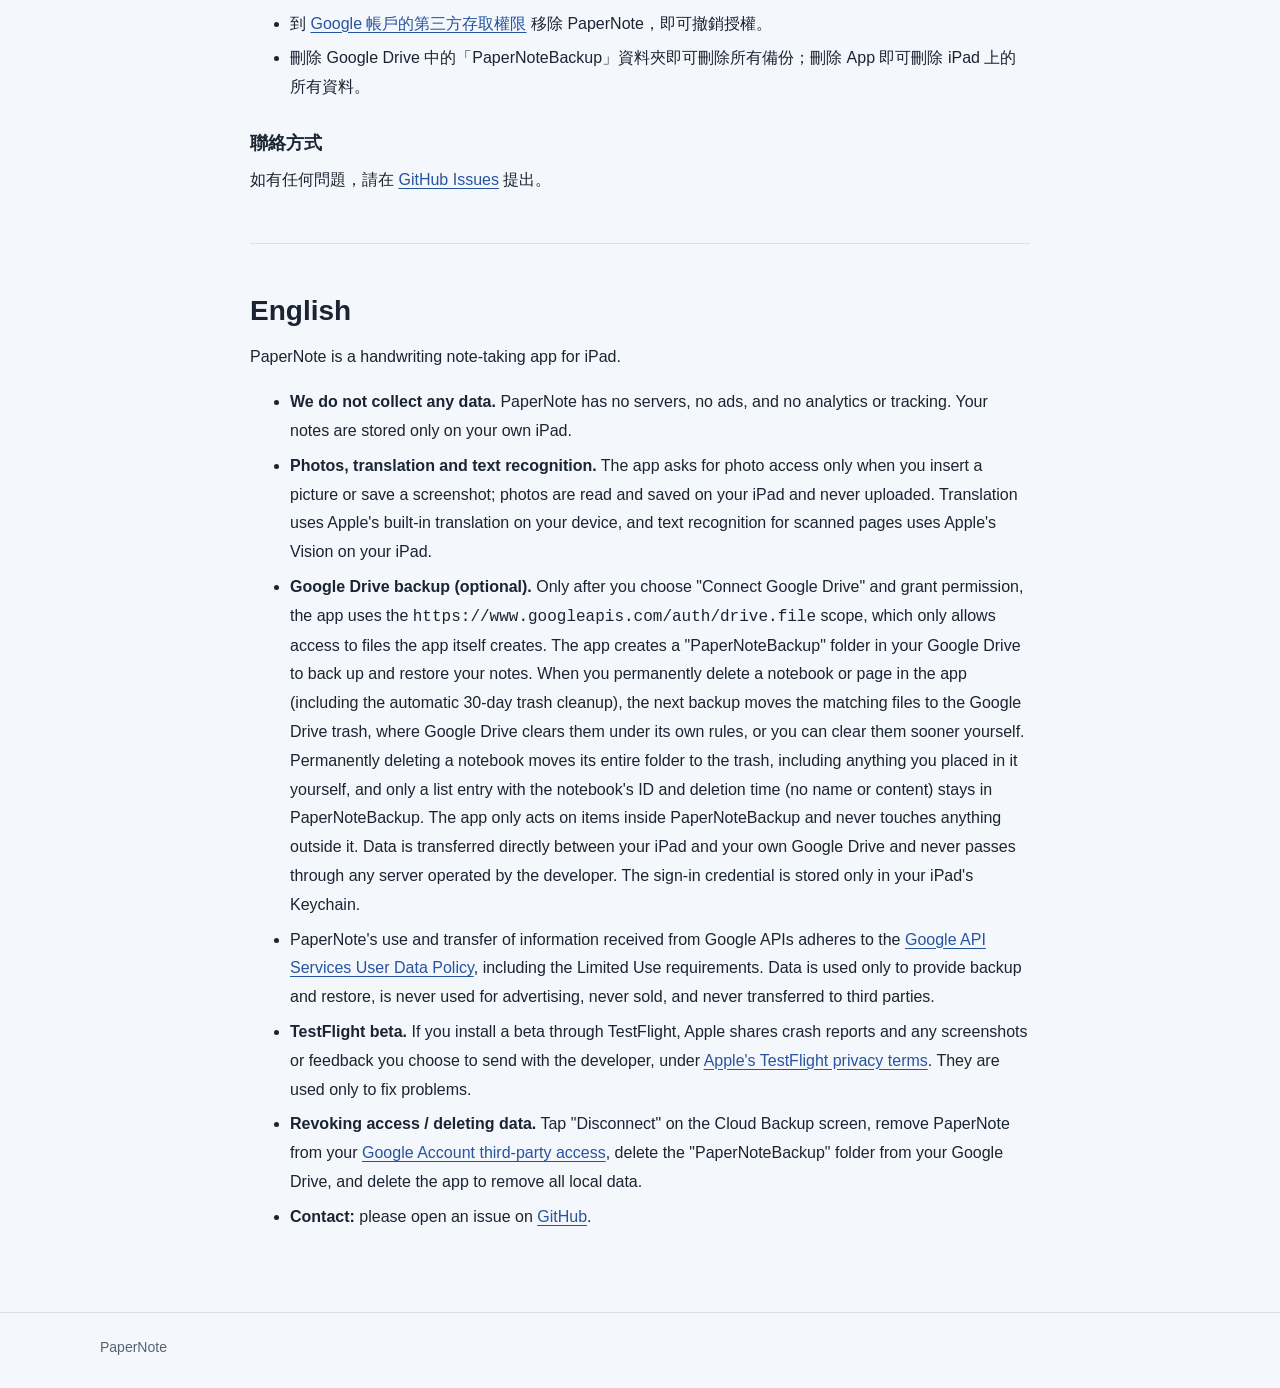
<file: privacy/index.html>
<!doctype html>
<html lang="zh-Hant">
<head>
<meta charset="utf-8">
<meta name="viewport" content="width=device-width, initial-scale=1">
<title>PaperNote 隱私權政策 / Privacy Policy</title>
<meta name="description" content="PaperNote 隱私權政策。">
<link rel="canonical" href="https://papernote.yaoyaoyao.in/privacy/">
<meta property="og:title" content="PaperNote 隱私權政策 / Privacy Policy">
<meta property="og:description" content="PaperNote 隱私權政策。">
<meta property="og:image" content="https://papernote.yaoyaoyao.in/icon.png">
<meta property="og:url" content="https://papernote.yaoyaoyao.in/privacy/">
<link rel="icon" href="../icon.png">
<link rel="stylesheet" href="../style.css">
</head>
<body>
<header class="top"><div class="wrap">
<span class="brand"><img src="../icon.png" alt="">PaperNote</span>
</div></header>
<main class="wrap doc"><h1>PaperNote 隱私權政策 / Privacy Policy</h1>
<p>最後更新：2026 年 11 月 1 日</p>
<h2>中文</h2>
<p>PaperNote 是一款 iPad 手寫筆記 App。我們非常重視你的隱私，以下說明 App 如何處理你的資料。</p>
<h3>我們不收集任何資料</h3>
<ul>
<li>PaperNote <strong>沒有伺服器</strong>，不會把你的筆記、使用紀錄或任何個人資訊傳送給開發者或第三方。</li>
<li>App 內<strong>沒有廣告、沒有分析或追蹤工具</strong>。</li>
<li>你的筆記（筆跡、PDF、圖片、表格、備註）都只儲存在你自己的 iPad 上。</li>
</ul>
<h3>照片、翻譯與文字辨識</h3>
<ul>
<li><strong>照片</strong>：只有在你使用「插入圖片」或「存到照片」時，App 才會請求照片權限。照片只在 iPad 上讀取或儲存，不會上傳。</li>
<li><strong>翻譯</strong>：使用 Apple 系統內建的翻譯功能。翻譯語言包由 Apple 提供，翻譯在你的裝置上進行，App 不會把文字傳給開發者或其他第三方。</li>
<li><strong>文字辨識</strong>：掃描檔的文字辨識使用 Apple 的 Vision，在 iPad 上完成，不會上傳。</li>
</ul>
<h3>Google Drive 備份（選用）</h3>
<p>只有在你主動於 App 內按下「連結 Google Drive」並同意授權後，App 才會使用 Google Drive：</p>
<ul>
<li>App 只要求 <code>https://www.googleapis.com/auth/drive.file</code> 權限，<strong>只能存取 App 自己建立的檔案</strong>，看不到你 Google Drive 裡的其他任何檔案。</li>
<li>App 會在你的 Google Drive 建立「PaperNoteBackup」資料夾，把你的筆記檔案備份到裡面，並在你要求還原時從中讀取。</li>
<li>在 App 裡永久刪除筆記本或頁面（包括垃圾桶滿 30 天自動刪除）時，下次備份會把雲端對應的檔案移到 Google Drive 的垃圾桶，之後由 Google Drive 依其規則清除，你也可以自己提早清除。永久刪除筆記本時，該筆記本的整個資料夾（包括你自己放進去的檔案）都會移到垃圾桶，PaperNoteBackup 裡只留下一份清單，記錄該筆記本的 ID 與刪除時間（不含名稱或內容）。App 只會處理 PaperNoteBackup 裡的項目，不會動到 PaperNoteBackup 以外的資料。</li>
<li>備份資料直接在你的 iPad 與你自己的 Google Drive 之間傳輸，<strong>不經過開發者的任何伺服器</strong>，開發者也無法存取。</li>
<li>登入憑證（refresh token）只儲存在你 iPad 的鑰匙圈（Keychain）中。</li>
<li>PaperNote 對 Google API 取得資料的使用與傳輸，遵守 <a href="https://developers.google.com/terms/api-services-user-data-policy">Google API Services User Data Policy</a>，包含其中的 Limited Use 規定：資料只用於提供備份與還原功能，不會用於廣告、不會出售，也不會轉移給任何第三方。</li>
</ul>
<h3>TestFlight 測試版</h3>
<p>如果你透過 TestFlight 安裝測試版，Apple 會依 <a href="https://www.apple.com/legal/privacy/data/zh-tw/testflight/">TestFlight 的隱私權規範</a> 提供開發者當機報告，以及你主動送出的截圖與意見回饋，用來修正問題。開發者不會把這些資料用在其他用途。</p>
<h3>如何刪除資料或撤銷授權</h3>
<ul>
<li>在 App 的「雲端備份」頁按「中斷連結」，會刪除 iPad 上的登入憑證。</li>
<li>到 <a href="https://myaccount.google.com/permissions">Google 帳戶的第三方存取權限</a> 移除 PaperNote，即可撤銷授權。</li>
<li>刪除 Google Drive 中的「PaperNoteBackup」資料夾即可刪除所有備份；刪除 App 即可刪除 iPad 上的所有資料。</li>
</ul>
<h3>聯絡方式</h3>
<p>如有任何問題，請在 <a href="https://github.com/xItzYao/PaperNote/issues">GitHub Issues</a> 提出。</p>
<hr>
<h2>English</h2>
<p>PaperNote is a handwriting note-taking app for iPad.</p>
<ul>
<li><strong>We do not collect any data.</strong> PaperNote has no servers, no ads, and no analytics or tracking. Your notes are stored only on your own iPad.</li>
<li><strong>Photos, translation and text recognition.</strong> The app asks for photo access only when you insert a picture or save a screenshot; photos are read and saved on your iPad and never uploaded. Translation uses Apple's built-in translation on your device, and text recognition for scanned pages uses Apple's Vision on your iPad.</li>
<li><strong>Google Drive backup (optional).</strong> Only after you choose "Connect Google Drive" and grant permission, the app uses the <code>https://www.googleapis.com/auth/drive.file</code> scope, which only allows access to files the app itself creates. The app creates a "PaperNoteBackup" folder in your Google Drive to back up and restore your notes. When you permanently delete a notebook or page in the app (including the automatic 30-day trash cleanup), the next backup moves the matching files to the Google Drive trash, where Google Drive clears them under its own rules, or you can clear them sooner yourself. Permanently deleting a notebook moves its entire folder to the trash, including anything you placed in it yourself, and only a list entry with the notebook's ID and deletion time (no name or content) stays in PaperNoteBackup. The app only acts on items inside PaperNoteBackup and never touches anything outside it. Data is transferred directly between your iPad and your own Google Drive and never passes through any server operated by the developer. The sign-in credential is stored only in your iPad's Keychain.</li>
<li>PaperNote's use and transfer of information received from Google APIs adheres to the <a href="https://developers.google.com/terms/api-services-user-data-policy">Google API Services User Data Policy</a>, including the Limited Use requirements. Data is used only to provide backup and restore, is never used for advertising, never sold, and never transferred to third parties.</li>
<li><strong>TestFlight beta.</strong> If you install a beta through TestFlight, Apple shares crash reports and any screenshots or feedback you choose to send with the developer, under <a href="https://www.apple.com/legal/privacy/data/en/testflight/">Apple's TestFlight privacy terms</a>. They are used only to fix problems.</li>
<li><strong>Revoking access / deleting data.</strong> Tap "Disconnect" on the Cloud Backup screen, remove PaperNote from your <a href="https://myaccount.google.com/permissions">Google Account third-party access</a>, delete the "PaperNoteBackup" folder from your Google Drive, and delete the app to remove all local data.</li>
<li><strong>Contact:</strong> please open an issue on <a href="https://github.com/xItzYao/PaperNote/issues">GitHub</a>.</li>
</ul></main>
<footer><div class="wrap"><span class="brand-note">PaperNote</span>
</div></footer>
</body>
</html>
</file>
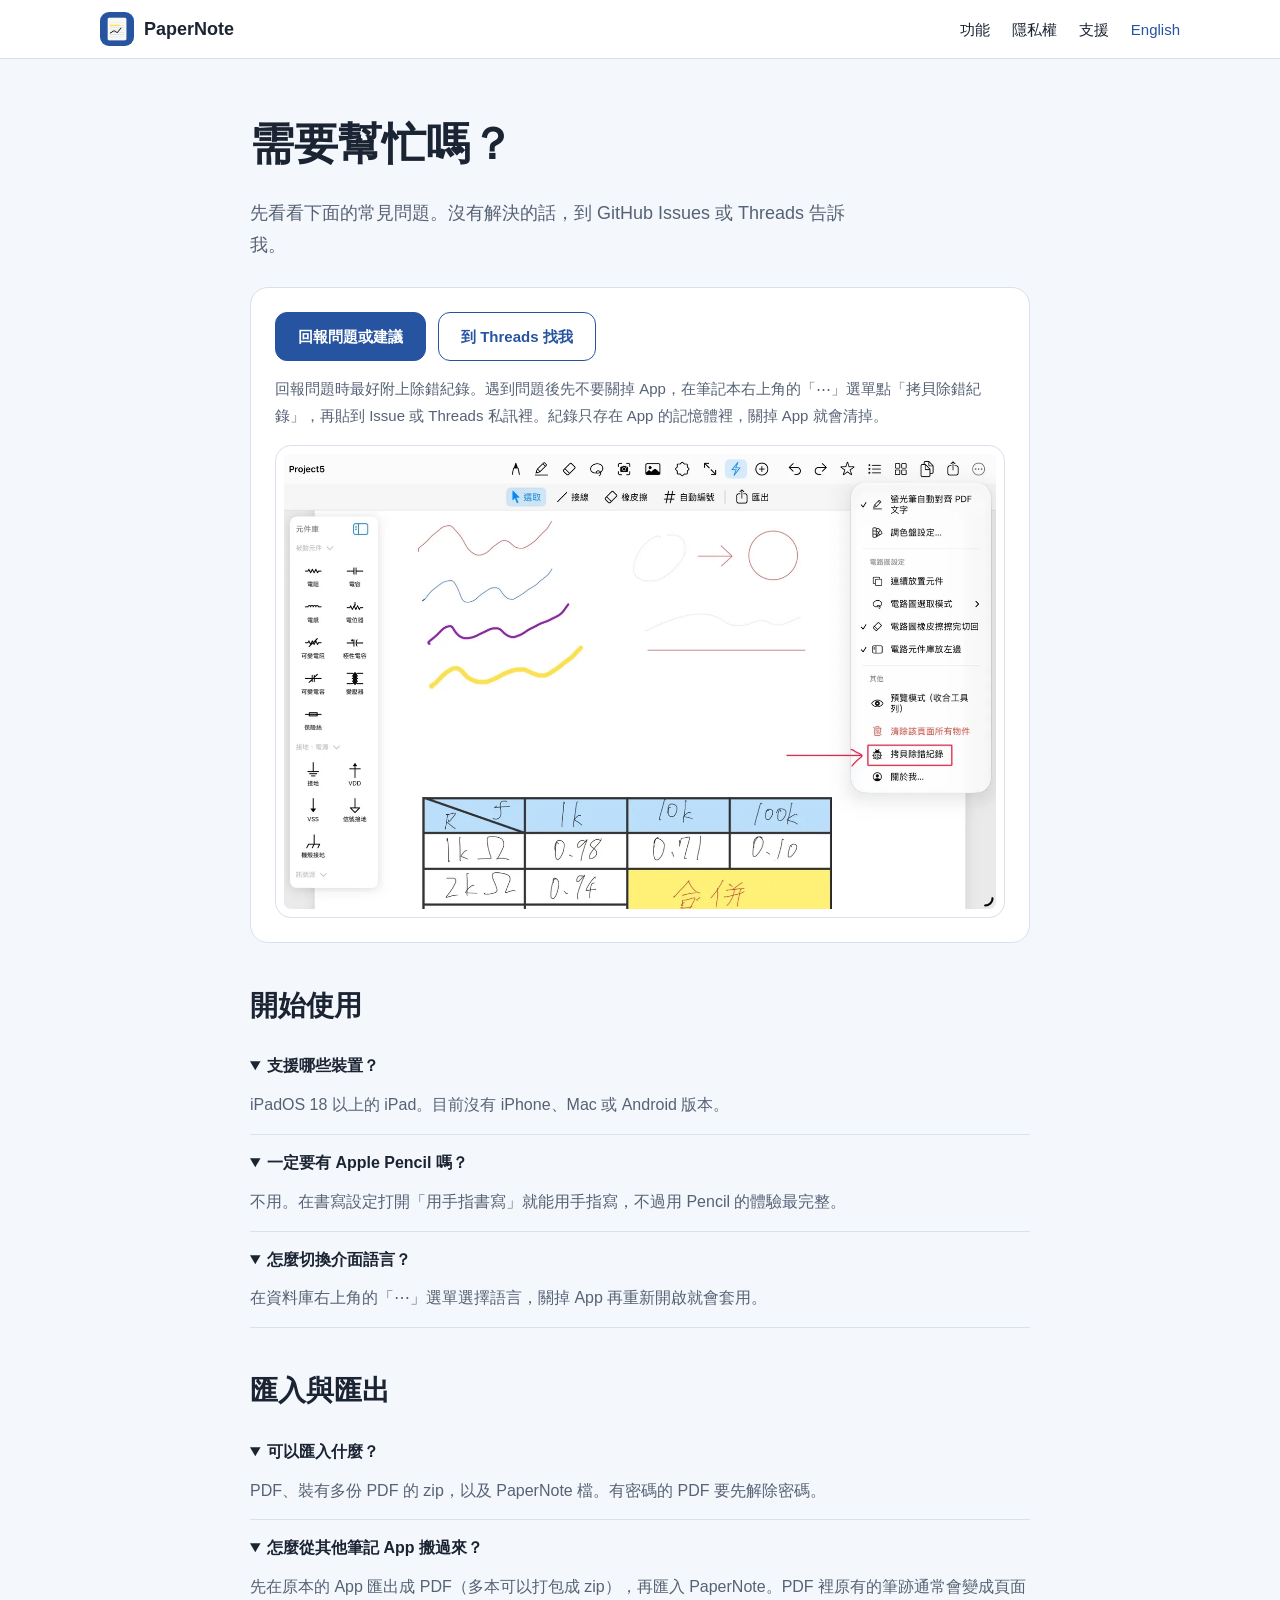
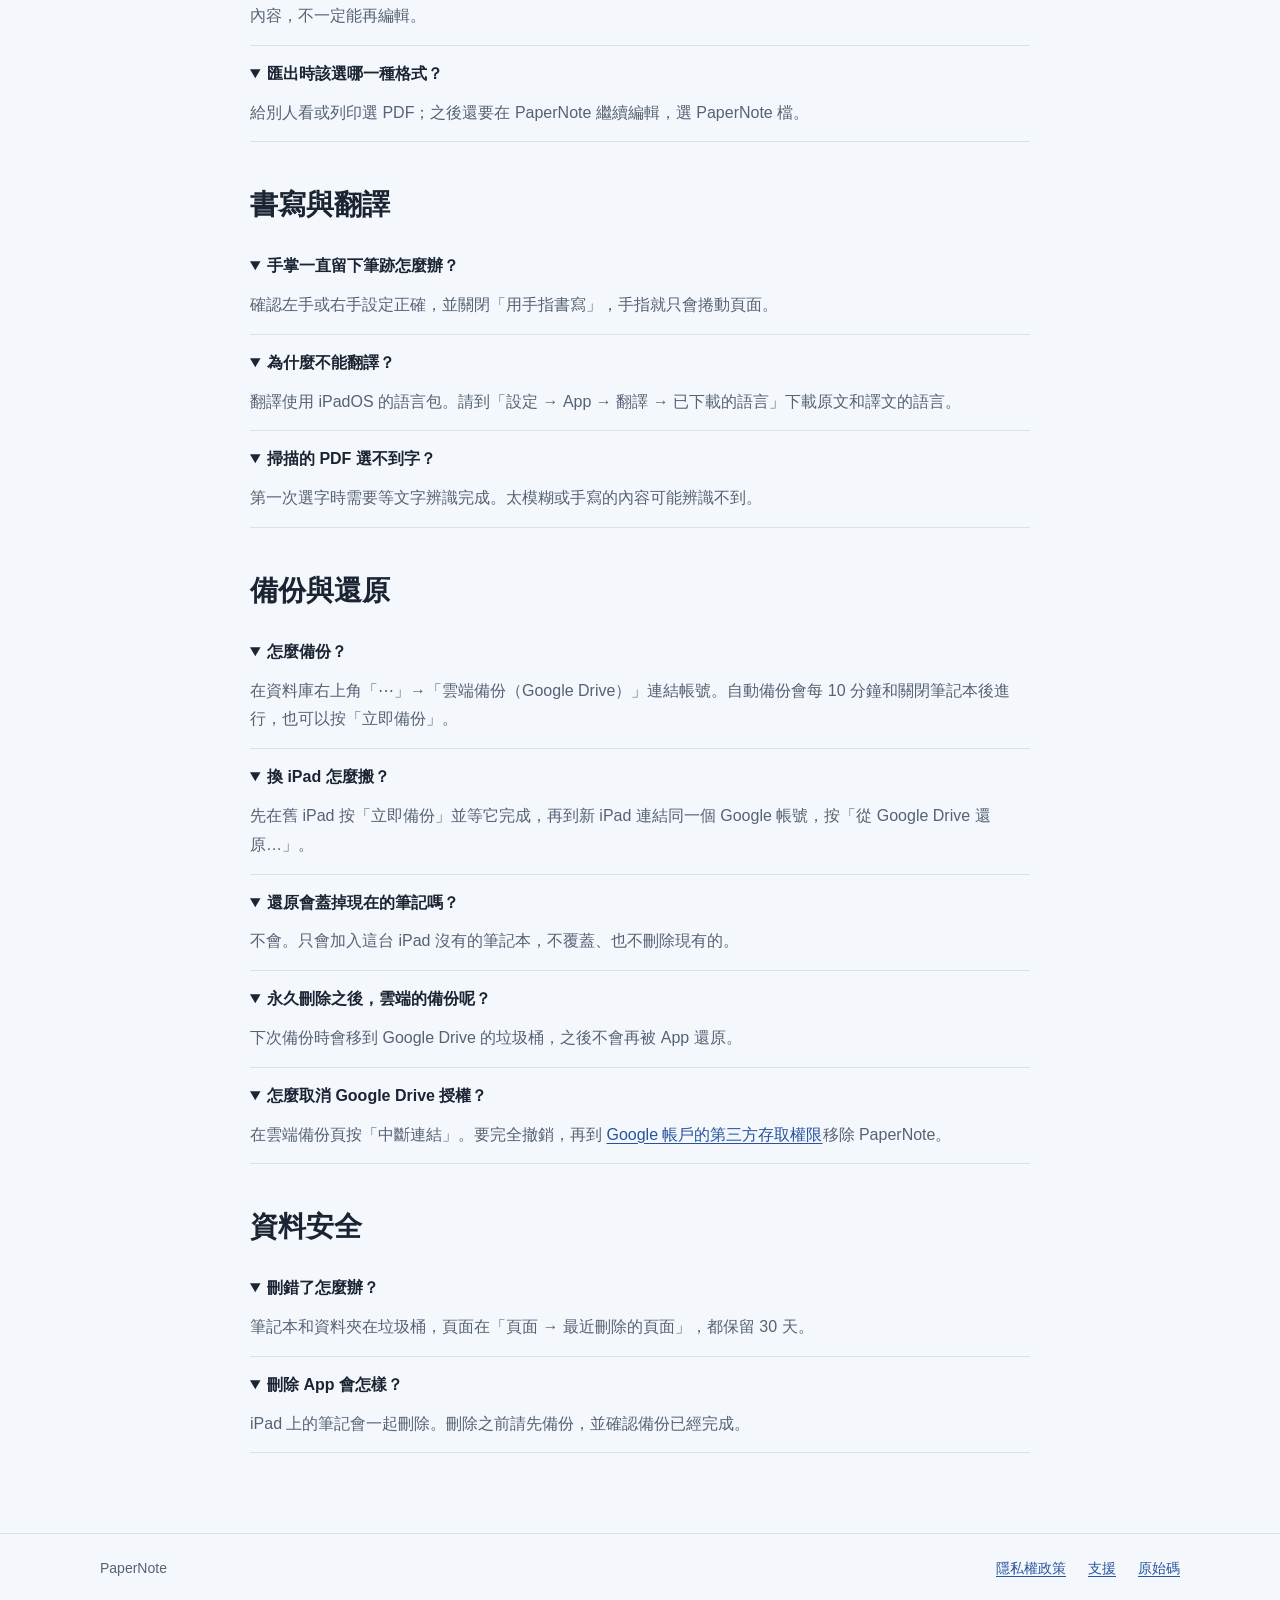
<file: support/index.html>
<!doctype html>
<html lang="zh-Hant">
<head>
<meta charset="utf-8">
<meta name="viewport" content="width=device-width, initial-scale=1">
<title>PaperNote 支援</title>
<meta name="description" content="先看看下面的常見問題。沒有解決的話，到 GitHub Issues 或 Threads 告訴我。">
<link rel="canonical" href="https://papernote.yaoyaoyao.in/support/"><link rel="alternate" hreflang="zh-Hant" href="https://papernote.yaoyaoyao.in/support/"><link rel="alternate" hreflang="en" href="https://papernote.yaoyaoyao.in/en/support/">
<meta property="og:title" content="PaperNote 支援">
<meta property="og:description" content="先看看下面的常見問題。沒有解決的話，到 GitHub Issues 或 Threads 告訴我。">
<meta property="og:image" content="https://papernote.yaoyaoyao.in/icon.png">
<meta property="og:url" content="https://papernote.yaoyaoyao.in/support/">
<link rel="icon" href="../icon.png">
<link rel="stylesheet" href="../style.css">
</head>
<body>
<header class="top"><div class="wrap">
<a class="brand" href="../index.html"><img src="../icon.png" alt="">PaperNote</a>
<nav><a href="../index.html#features">功能</a><a href="../privacy/index.html">隱私權</a><a href="../support/index.html">支援</a><a class="lang" href="../en/support/index.html">English</a></nav>
</div></header>
<main class="wrap doc"><h1>需要幫忙嗎？</h1><p class="lead">先看看下面的常見問題。沒有解決的話，到 GitHub Issues 或 Threads 告訴我。</p>
<div class="help"><p class="buttons"><a class="btn main" href="https://github.com/xItzYao/PaperNote/issues">回報問題或建議</a><a class="btn" href="https://www.threads.com/@wzzzz476">到 Threads 找我</a></p><p>回報問題時最好附上除錯紀錄。遇到問題後先不要關掉 App，在筆記本右上角的「⋯」選單點「拷貝除錯紀錄」，再貼到 Issue 或 Threads 私訊裡。紀錄只存在 App 的記憶體裡，關掉 App 就會清掉。</p><img class="art photo" src="../img/debug-log.webp" width="1400" height="893" loading="lazy" alt="筆記本右上角「⋯」選單，「拷貝除錯紀錄」在「清除該頁面所有物件」下面"></div>
<h2>開始使用</h2><details open><summary>支援哪些裝置？</summary><p>iPadOS 18 以上的 iPad。目前沒有 iPhone、Mac 或 Android 版本。</p></details><details open><summary>一定要有 Apple Pencil 嗎？</summary><p>不用。在書寫設定打開「用手指書寫」就能用手指寫，不過用 Pencil 的體驗最完整。</p></details><details open><summary>怎麼切換介面語言？</summary><p>在資料庫右上角的「⋯」選單選擇語言，關掉 App 再重新開啟就會套用。</p></details>
<h2>匯入與匯出</h2><details open><summary>可以匯入什麼？</summary><p>PDF、裝有多份 PDF 的 zip，以及 PaperNote 檔。有密碼的 PDF 要先解除密碼。</p></details><details open><summary>怎麼從其他筆記 App 搬過來？</summary><p>先在原本的 App 匯出成 PDF（多本可以打包成 zip），再匯入 PaperNote。PDF 裡原有的筆跡通常會變成頁面內容，不一定能再編輯。</p></details><details open><summary>匯出時該選哪一種格式？</summary><p>給別人看或列印選 PDF；之後還要在 PaperNote 繼續編輯，選 PaperNote 檔。</p></details>
<h2>書寫與翻譯</h2><details open><summary>手掌一直留下筆跡怎麼辦？</summary><p>確認左手或右手設定正確，並關閉「用手指書寫」，手指就只會捲動頁面。</p></details><details open><summary>為什麼不能翻譯？</summary><p>翻譯使用 iPadOS 的語言包。請到「設定 → App → 翻譯 → 已下載的語言」下載原文和譯文的語言。</p></details><details open><summary>掃描的 PDF 選不到字？</summary><p>第一次選字時需要等文字辨識完成。太模糊或手寫的內容可能辨識不到。</p></details>
<h2>備份與還原</h2><details open><summary>怎麼備份？</summary><p>在資料庫右上角「⋯」→「雲端備份（Google Drive）」連結帳號。自動備份會每 10 分鐘和關閉筆記本後進行，也可以按「立即備份」。</p></details><details open><summary>換 iPad 怎麼搬？</summary><p>先在舊 iPad 按「立即備份」並等它完成，再到新 iPad 連結同一個 Google 帳號，按「從 Google Drive 還原…」。</p></details><details open><summary>還原會蓋掉現在的筆記嗎？</summary><p>不會。只會加入這台 iPad 沒有的筆記本，不覆蓋、也不刪除現有的。</p></details><details open><summary>永久刪除之後，雲端的備份呢？</summary><p>下次備份時會移到 Google Drive 的垃圾桶，之後不會再被 App 還原。</p></details><details open><summary>怎麼取消 Google Drive 授權？</summary><p>在雲端備份頁按「中斷連結」。要完全撤銷，再到 <a href="https://myaccount.google.com/permissions">Google 帳戶的第三方存取權限</a>移除 PaperNote。</p></details>
<h2>資料安全</h2><details open><summary>刪錯了怎麼辦？</summary><p>筆記本和資料夾在垃圾桶，頁面在「頁面 → 最近刪除的頁面」，都保留 30 天。</p></details><details open><summary>刪除 App 會怎樣？</summary><p>iPad 上的筆記會一起刪除。刪除之前請先備份，並確認備份已經完成。</p></details>
</main>
<footer><div class="wrap"><span class="brand-note">PaperNote</span>
<a href="https://papernote.yaoyaoyao.in/privacy/">隱私權政策</a><a href="../support/index.html">支援</a><a href="https://github.com/xItzYao/PaperNote">原始碼</a>
</div></footer>
</body>
</html>
</file>
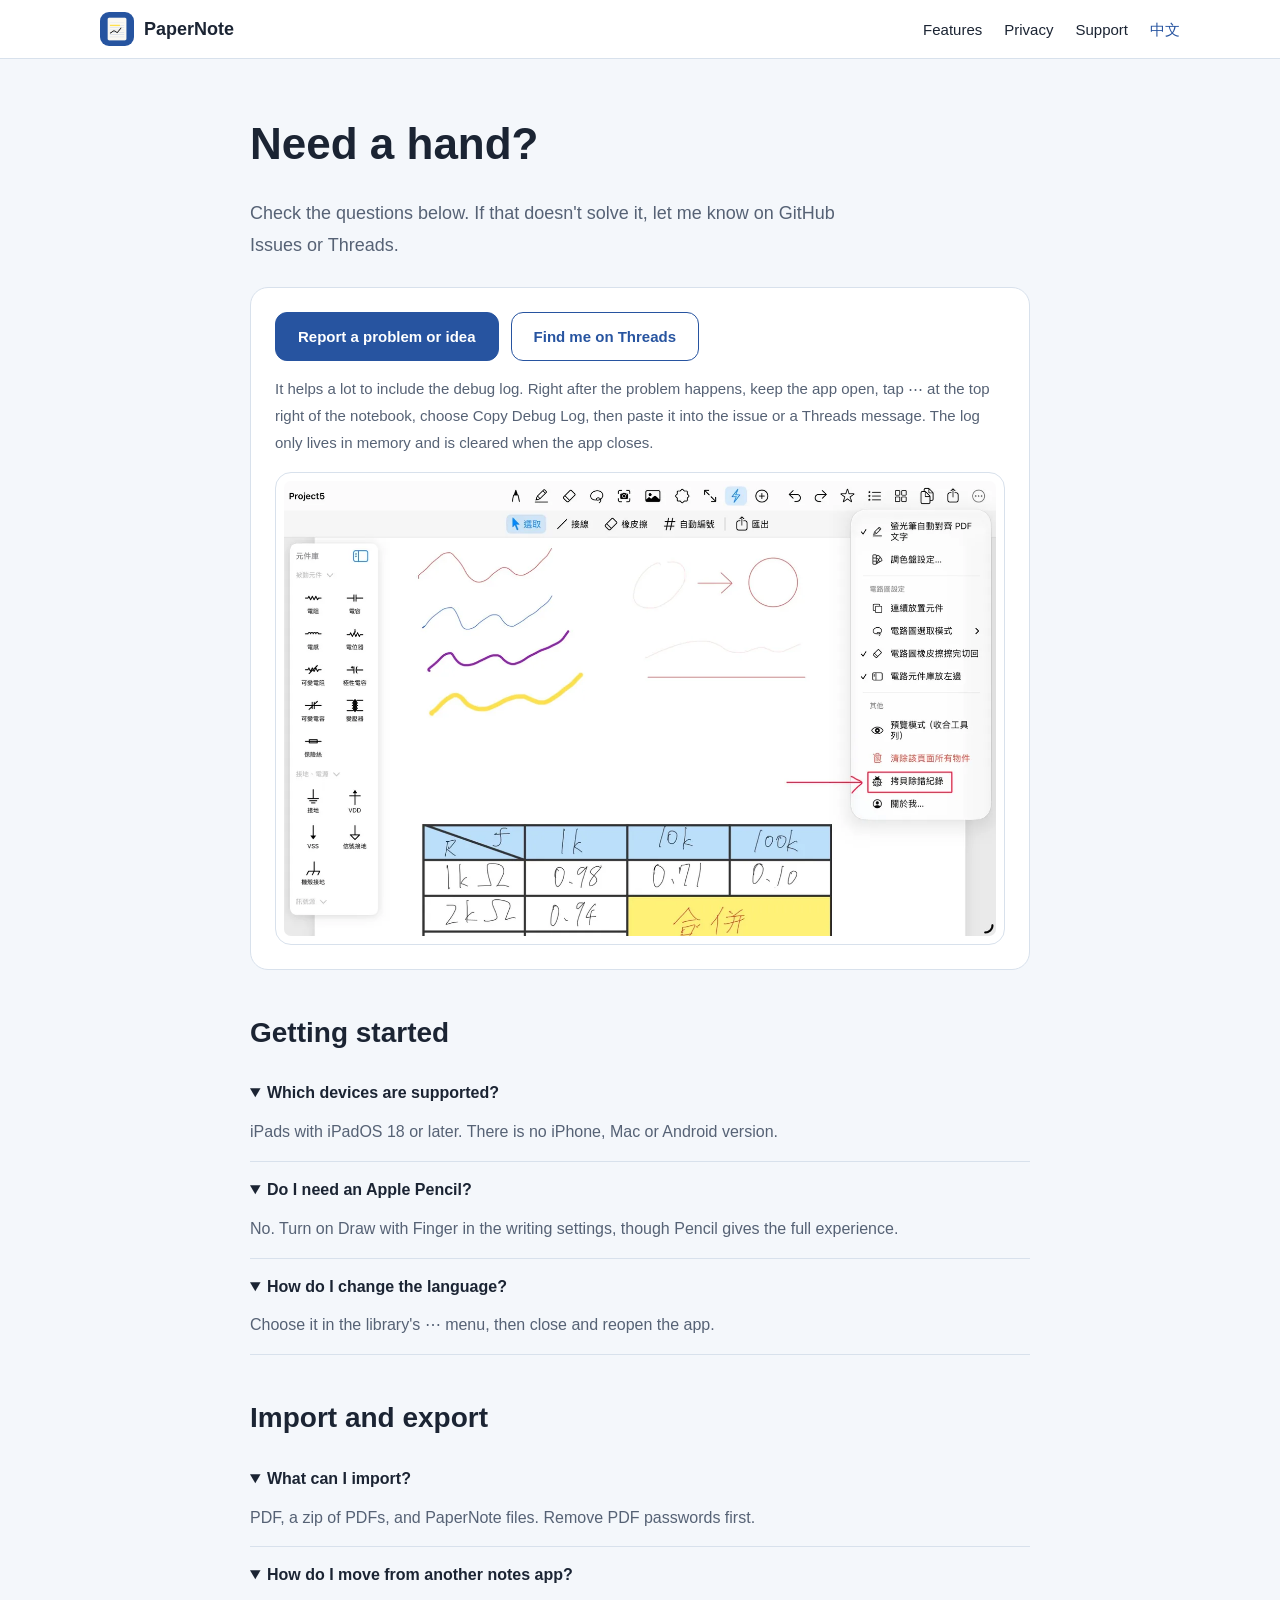
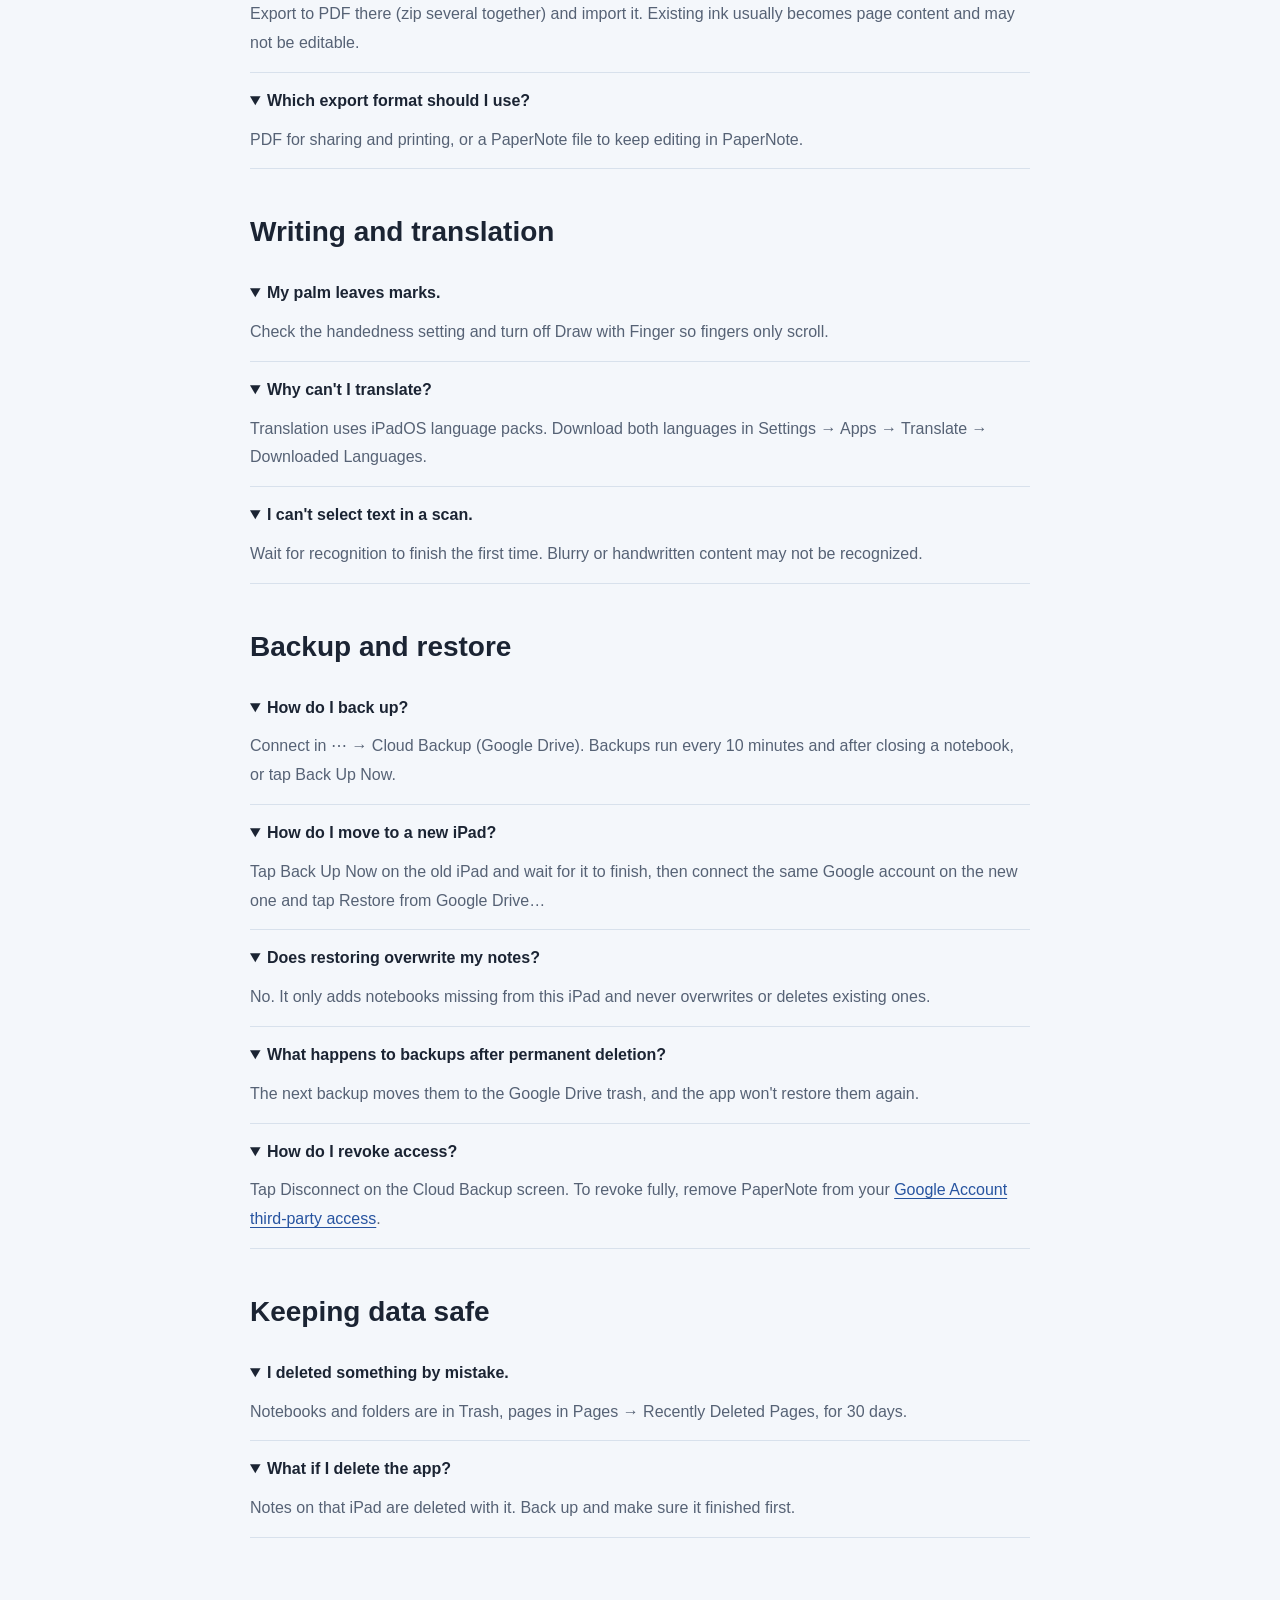
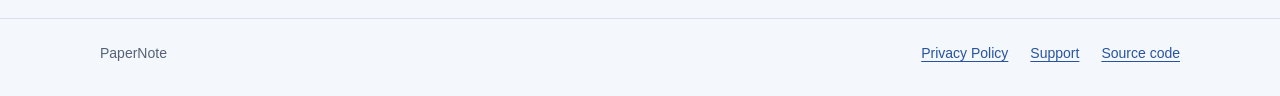
<file: en/support/index.html>
<!doctype html>
<html lang="en">
<head>
<meta charset="utf-8">
<meta name="viewport" content="width=device-width, initial-scale=1">
<title>PaperNote Support</title>
<meta name="description" content="Check the questions below. If that doesn't solve it, let me know on GitHub Issues or Threads.">
<link rel="canonical" href="https://papernote.yaoyaoyao.in/en/support/"><link rel="alternate" hreflang="zh-Hant" href="https://papernote.yaoyaoyao.in/support/"><link rel="alternate" hreflang="en" href="https://papernote.yaoyaoyao.in/en/support/">
<meta property="og:title" content="PaperNote Support">
<meta property="og:description" content="Check the questions below. If that doesn't solve it, let me know on GitHub Issues or Threads.">
<meta property="og:image" content="https://papernote.yaoyaoyao.in/icon.png">
<meta property="og:url" content="https://papernote.yaoyaoyao.in/en/support/">
<link rel="icon" href="../../icon.png">
<link rel="stylesheet" href="../../style.css">
</head>
<body>
<header class="top"><div class="wrap">
<a class="brand" href="../../en/index.html"><img src="../../icon.png" alt="">PaperNote</a>
<nav><a href="../../en/index.html#features">Features</a><a href="../../privacy/index.html">Privacy</a><a href="../../en/support/index.html">Support</a><a class="lang" href="../../support/index.html">中文</a></nav>
</div></header>
<main class="wrap doc"><h1>Need a hand?</h1><p class="lead">Check the questions below. If that doesn't solve it, let me know on GitHub Issues or Threads.</p>
<div class="help"><p class="buttons"><a class="btn main" href="https://github.com/xItzYao/PaperNote/issues">Report a problem or idea</a><a class="btn" href="https://www.threads.com/@wzzzz476">Find me on Threads</a></p><p>It helps a lot to include the debug log. Right after the problem happens, keep the app open, tap ⋯ at the top right of the notebook, choose Copy Debug Log, then paste it into the issue or a Threads message. The log only lives in memory and is cleared when the app closes.</p><img class="art photo" src="../../img/debug-log.webp" width="1400" height="893" loading="lazy" alt="The ⋯ menu at the top right of a notebook, with Copy Debug Log below Clear All Objects on This Page (shown in Chinese)"></div>
<h2>Getting started</h2><details open><summary>Which devices are supported?</summary><p>iPads with iPadOS 18 or later. There is no iPhone, Mac or Android version.</p></details><details open><summary>Do I need an Apple Pencil?</summary><p>No. Turn on Draw with Finger in the writing settings, though Pencil gives the full experience.</p></details><details open><summary>How do I change the language?</summary><p>Choose it in the library's ⋯ menu, then close and reopen the app.</p></details>
<h2>Import and export</h2><details open><summary>What can I import?</summary><p>PDF, a zip of PDFs, and PaperNote files. Remove PDF passwords first.</p></details><details open><summary>How do I move from another notes app?</summary><p>Export to PDF there (zip several together) and import it. Existing ink usually becomes page content and may not be editable.</p></details><details open><summary>Which export format should I use?</summary><p>PDF for sharing and printing, or a PaperNote file to keep editing in PaperNote.</p></details>
<h2>Writing and translation</h2><details open><summary>My palm leaves marks.</summary><p>Check the handedness setting and turn off Draw with Finger so fingers only scroll.</p></details><details open><summary>Why can't I translate?</summary><p>Translation uses iPadOS language packs. Download both languages in Settings → Apps → Translate → Downloaded Languages.</p></details><details open><summary>I can't select text in a scan.</summary><p>Wait for recognition to finish the first time. Blurry or handwritten content may not be recognized.</p></details>
<h2>Backup and restore</h2><details open><summary>How do I back up?</summary><p>Connect in ⋯ → Cloud Backup (Google Drive). Backups run every 10 minutes and after closing a notebook, or tap Back Up Now.</p></details><details open><summary>How do I move to a new iPad?</summary><p>Tap Back Up Now on the old iPad and wait for it to finish, then connect the same Google account on the new one and tap Restore from Google Drive…</p></details><details open><summary>Does restoring overwrite my notes?</summary><p>No. It only adds notebooks missing from this iPad and never overwrites or deletes existing ones.</p></details><details open><summary>What happens to backups after permanent deletion?</summary><p>The next backup moves them to the Google Drive trash, and the app won't restore them again.</p></details><details open><summary>How do I revoke access?</summary><p>Tap Disconnect on the Cloud Backup screen. To revoke fully, remove PaperNote from your <a href="https://myaccount.google.com/permissions">Google Account third-party access</a>.</p></details>
<h2>Keeping data safe</h2><details open><summary>I deleted something by mistake.</summary><p>Notebooks and folders are in Trash, pages in Pages → Recently Deleted Pages, for 30 days.</p></details><details open><summary>What if I delete the app?</summary><p>Notes on that iPad are deleted with it. Back up and make sure it finished first.</p></details>
</main>
<footer><div class="wrap"><span class="brand-note">PaperNote</span>
<a href="https://papernote.yaoyaoyao.in/privacy/">Privacy Policy</a><a href="../../en/support/index.html">Support</a><a href="https://github.com/xItzYao/PaperNote">Source code</a>
</div></footer>
</body>
</html>
</file>
<file: style.css>
:root{--bg:#f4f7fb;--panel:#fff;--ink:#1b2433;--muted:#566275;--line:#d8e1ec;--blue:#2754a0;--band:#1f4586;--mark:#ffe15a;--dot:#c9d4e2;color-scheme:light}
@media (prefers-color-scheme:dark){:root{--bg:#121822;--panel:#1a2230;--ink:#e6ebf2;--muted:#9ba8ba;--line:#2b3647;--blue:#8db4f5;--band:#18305a;--mark:#e9c93e;--dot:#293547;color-scheme:dark}}
*{box-sizing:border-box}
html{scroll-behavior:smooth;-webkit-text-size-adjust:100%}
body{margin:0;background:var(--bg);color:var(--ink);font:16px/1.8 "Microsoft JhengHei","微軟正黑體","PingFang TC","Noto Sans TC",sans-serif;overflow-wrap:break-word}
a{color:var(--blue);text-underline-offset:3px}
:focus-visible{outline:3px solid var(--mark);outline-offset:3px}
h1,h2,.hand{font-family:"Microsoft JhengHei","微軟正黑體","PingFang TC","Noto Sans TC",sans-serif}
h1,h2,h3,p,dl,dd{margin-top:0}
h2{font-weight:700;font-size:clamp(28px,3.6vw,40px);line-height:1.35;margin-bottom:14px;text-wrap:balance}
h3{font-size:17px;line-height:1.55;margin-bottom:2px}
.wrap{max-width:1120px;margin:auto;padding-left:20px;padding-right:20px}
.top{background:var(--panel);border-bottom:1px solid var(--line)}
.top .wrap{display:flex;align-items:center;flex-wrap:wrap;gap:6px 26px;padding-top:12px;padding-bottom:12px}
.brand{display:flex;align-items:center;gap:10px;margin-right:auto;color:var(--ink);font-weight:700;font-size:18px;text-decoration:none}
.brand img{width:34px;height:34px;border-radius:9px}
.top nav{display:flex;flex-wrap:wrap;gap:4px 22px;font-size:15px}
.top nav a{color:var(--ink);text-decoration:none;white-space:nowrap}
.top nav a:hover{text-decoration:underline}
.top nav a.lang{color:var(--blue)}
.hero{background-image:radial-gradient(var(--dot) 1.3px,transparent 1.4px);background-size:24px 24px;border-bottom:1px solid var(--line)}
.hero .wrap{display:grid;grid-template-columns:1.05fr 1fr;gap:48px;align-items:center;padding-top:68px;padding-bottom:68px}
h1{font-weight:700;font-size:clamp(32px,4.4vw,52px);line-height:1.4;margin-bottom:22px}
.nw{display:inline-block}
.hl{background:linear-gradient(var(--mark),var(--mark)) 0 78%/100% 48% no-repeat;padding:0 .08em}
@media (prefers-color-scheme:dark){.hl{color:#fff;background-size:100% 14%;background-position:0 98%}}
.lead{font-size:18px;color:var(--muted);max-width:34em}
.buttons{display:flex;gap:12px;flex-wrap:wrap;margin:30px 0 0}
.btn{display:inline-block;padding:10px 22px;border:1.5px solid var(--blue);border-radius:12px;text-decoration:none;color:var(--blue);font-weight:600}
.btn.main{background:#2754a0;border-color:#2754a0;color:#fff}
.art{display:block;width:100%;height:auto;background:#fff;border:1px solid var(--line);border-radius:22px}
.photo{padding:14px}
.hero-art{padding:24px}
.facts{background:var(--band);color:#fff}
.facts ul{display:grid;grid-template-columns:repeat(4,1fr);gap:12px 24px;list-style:none;margin:auto;padding-top:24px;padding-bottom:24px}
.facts b{display:block;font-size:18px}
.facts span{color:#c9d8f0;font-size:14px}
.why{padding-top:76px;padding-bottom:20px}
.why .inner{max-width:720px}
.why p{font-size:17px;color:var(--muted)}
.feature{padding-top:66px;scroll-margin-top:16px}
.feature .intro{display:grid;grid-template-columns:1fr 1fr;gap:28px 56px;align-items:center}
.feature.flip .intro>svg{order:-1}
.tag{display:inline-block;color:var(--blue);font-weight:700;margin-bottom:8px}
.intro p{color:var(--muted);font-size:17px}
.points{display:grid;grid-template-columns:repeat(3,1fr);gap:22px 32px;list-style:none;padding:26px 0 0;margin:26px 0 0;border-top:1px solid var(--line)}
.points.four{grid-template-columns:repeat(4,1fr)}
.points p{margin:0;color:var(--muted);font-size:15px;line-height:1.75}
.parts{margin-top:34px;padding:28px 28px 18px;border:1px solid var(--line);border-radius:22px;background:var(--panel)}
.parts h3{font-size:19px;margin-bottom:14px}
.parts dl{display:grid;grid-template-columns:1fr 1fr;gap:0 36px;margin:0}
.parts dl>div{display:grid;grid-template-columns:8.5em 1fr;gap:12px;padding:9px 0;border-top:1px solid var(--line);font-size:15px;line-height:1.65}
dt{font-weight:700}
dd{margin:0;color:var(--muted)}
.section{padding-top:86px;scroll-margin-top:16px}
.pencil{display:grid;grid-template-columns:repeat(4,1fr);gap:16px;margin:20px 0 0}
.pencil>div{padding:20px;border-radius:18px;background:var(--panel);border:1px solid var(--line);line-height:1.65}
.pencil dd{margin-top:6px;font-size:15px}
.drive{margin-top:86px;background:var(--band);color:#fff}
.drive .wrap{display:grid;grid-template-columns:1fr 1fr;gap:28px 56px;padding-top:60px;padding-bottom:60px}
.drive p{color:#d5e1f4}
.drive h3{margin-top:24px}
.drive a{color:#fff;font-weight:600}
.drive ul{list-style:none;margin:0;padding:0}
.drive li{padding:15px 0;border-bottom:1px solid #ffffff2e}
.drive li p{margin:0;font-size:15px}
.spec{max-width:720px;margin:18px 0 0}
.spec>div{display:grid;grid-template-columns:9em 1fr;gap:14px;padding:10px 0;border-bottom:1px solid var(--line)}
.small{font-size:13px;color:var(--muted);margin-top:24px}
.doc{max-width:820px;padding-top:54px}
.doc h1{font-size:clamp(30px,4.4vw,44px)}
.doc h2{font-size:28px;margin-top:44px}
.doc h3{font-size:18px;margin:28px 0 8px}
.doc li{margin:6px 0}
.doc li,.doc code{overflow-wrap:anywhere}
.doc hr{border:0;border-top:1px solid var(--line);margin:48px 0}
.help{padding:24px;border-radius:18px;background:var(--panel);border:1px solid var(--line);margin-top:26px}
.help p{margin:14px 0 0;color:var(--muted);font-size:15px}
.help .buttons{margin:0}
.help .art{margin-top:16px;border-radius:16px;padding:8px}
details{border-bottom:1px solid var(--line);padding:14px 0}
summary{cursor:pointer;font-weight:700}
details p{margin:10px 0 0;color:var(--muted)}
footer{margin-top:80px;border-top:1px solid var(--line);color:var(--muted);font-size:14px}
footer .wrap{display:flex;flex-wrap:wrap;gap:6px 22px;padding-top:22px;padding-bottom:30px}
footer .brand-note{margin-right:auto}
@media (max-width:900px){
.hero .wrap{grid-template-columns:1fr;gap:34px;padding-top:40px;padding-bottom:44px}
.facts ul,.points,.points.four,.pencil{grid-template-columns:1fr 1fr}
.feature .intro,.drive .wrap{grid-template-columns:1fr}
.feature.flip .intro>svg{order:0}
.parts dl{grid-template-columns:1fr}}
@media (max-width:540px){
.wrap{padding-left:16px;padding-right:16px}
.top nav{width:100%;gap:4px 15px}
.points,.points.four,.pencil{grid-template-columns:1fr}
.parts{padding:20px 16px 10px}
.parts dl>div{grid-template-columns:1fr;gap:0}
.spec>div{grid-template-columns:7em 1fr}}
@media (prefers-reduced-motion:reduce){html{scroll-behavior:auto}}
</file>
